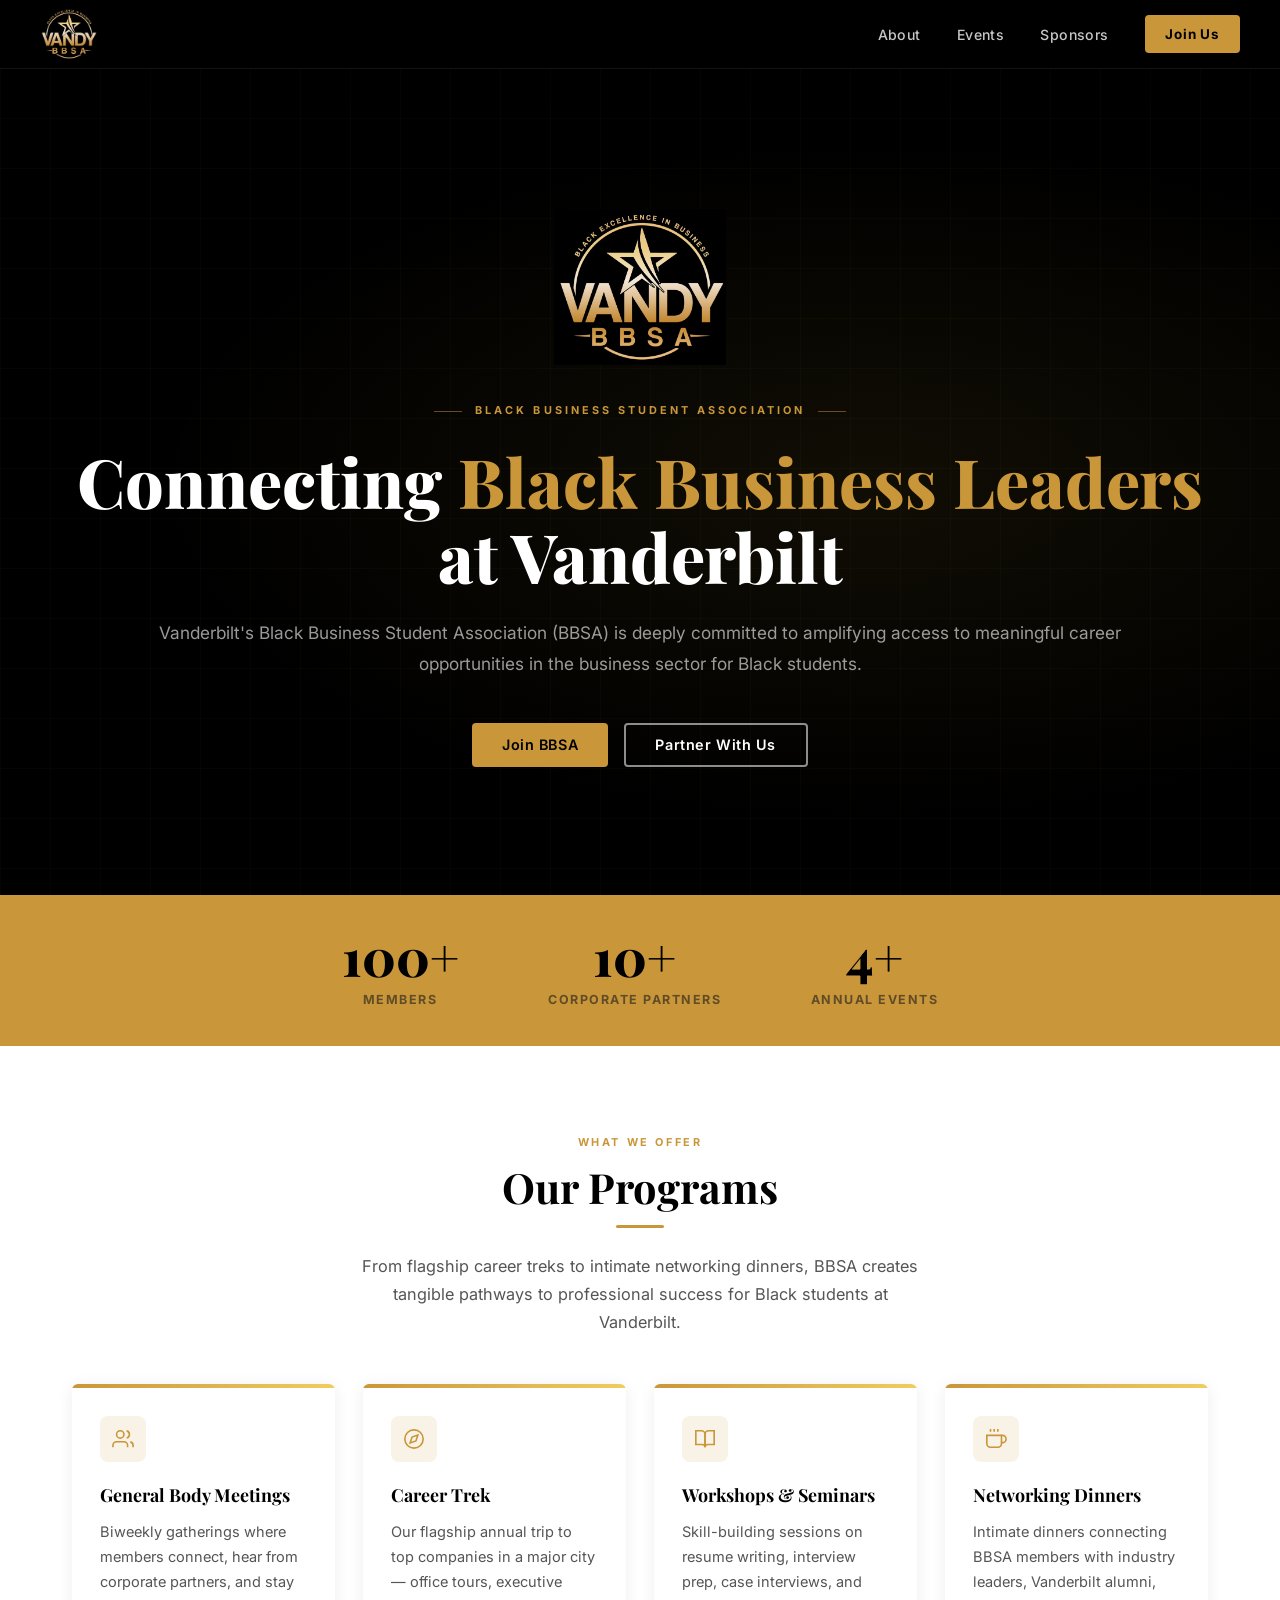
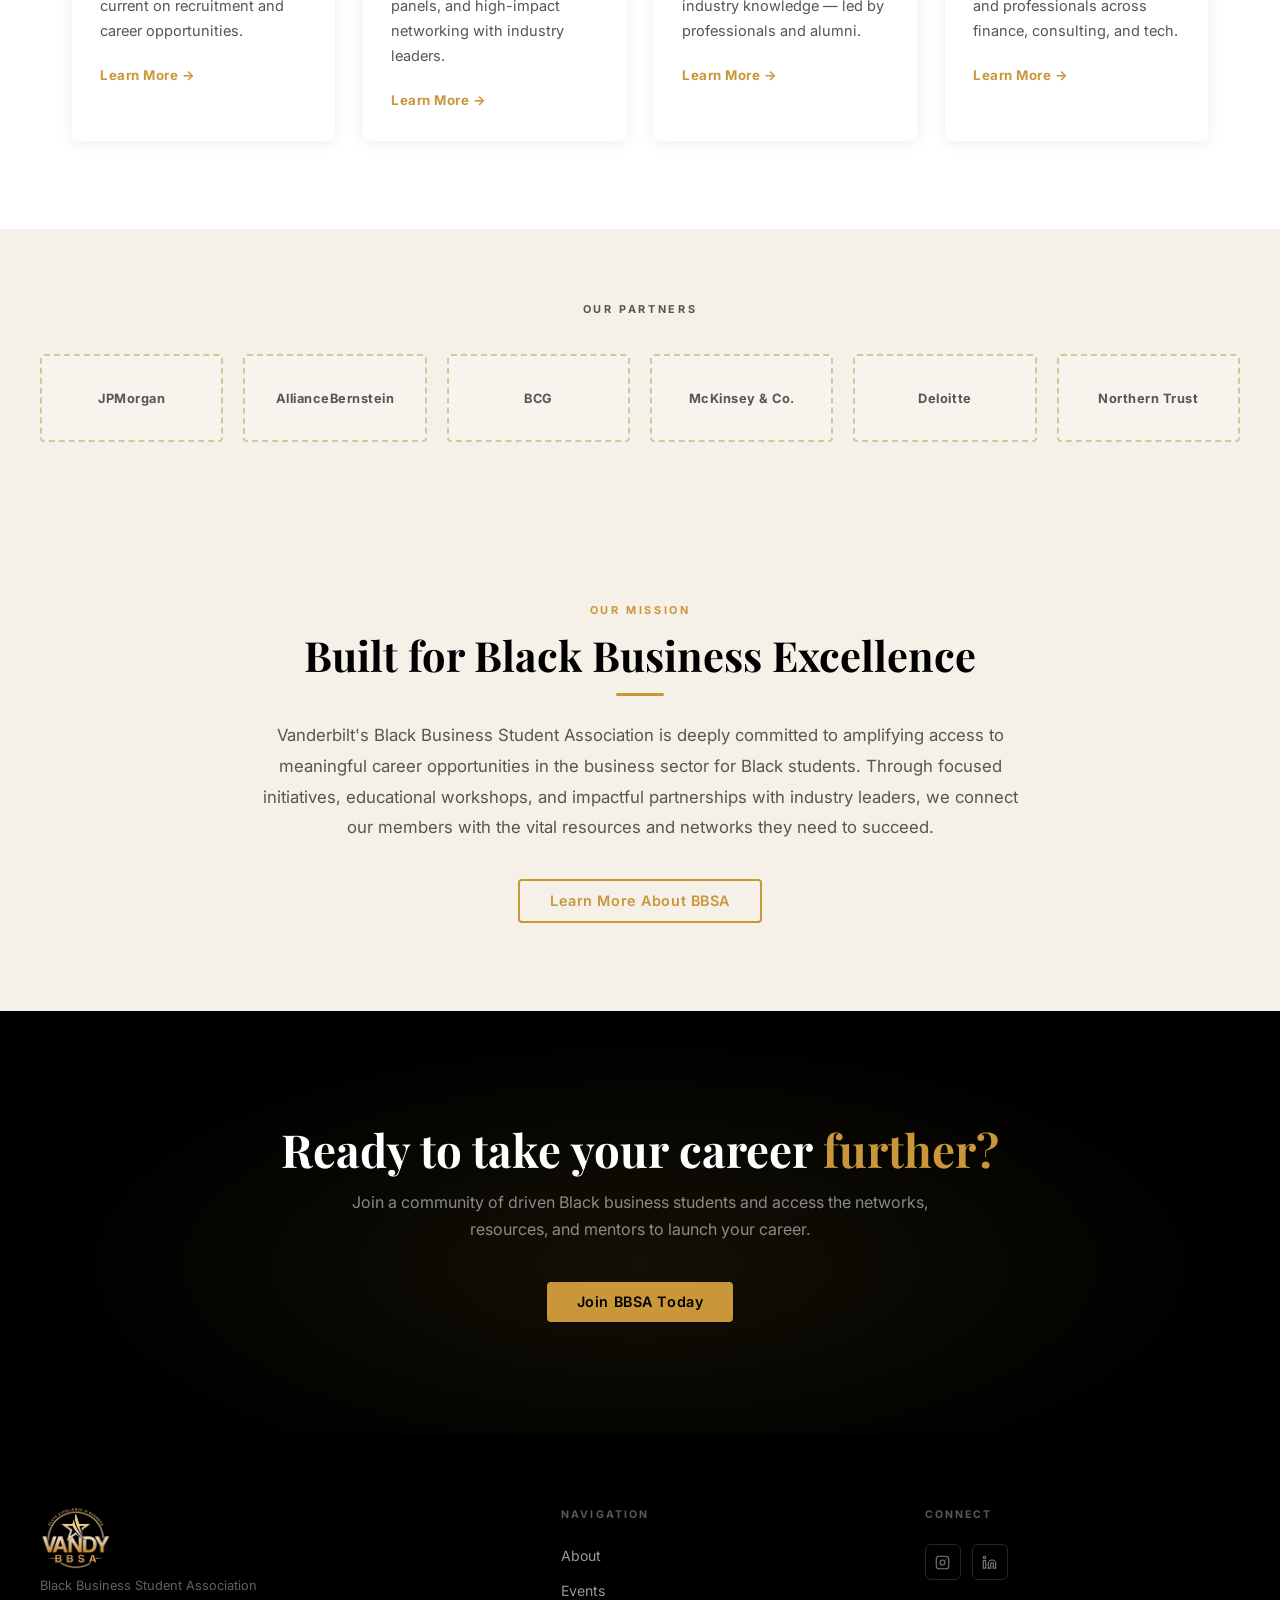
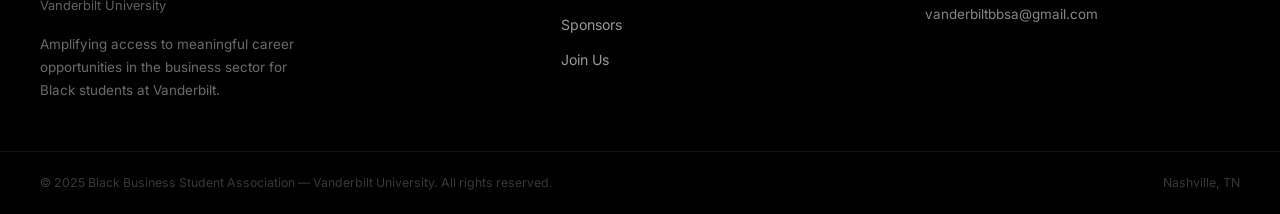
<file: index.html>
<!DOCTYPE html>
<html lang="en">
<head>
  <meta charset="UTF-8" />
  <meta name="viewport" content="width=device-width, initial-scale=1.0" />
  <title>BBSA — Black Business Student Association | Vanderbilt University</title>
  <meta name="description" content="Vanderbilt's Black Business Student Association (BBSA) connects Black students with meaningful career opportunities, corporate partners, and community." />
  <link rel="preconnect" href="https://fonts.googleapis.com" />
  <link rel="preconnect" href="https://fonts.gstatic.com" crossorigin />
  <link href="https://fonts.googleapis.com/css2?family=Playfair+Display:ital,wght@0,400;0,500;0,700;0,800;1,400&family=Inter:wght@300;400;500;600;700&display=swap" rel="stylesheet" />
  <link rel="stylesheet" href="style.css" />
</head>
<body>

  <!-- ═══ NAVBAR ═══ -->
  <nav class="navbar" id="navbar">
    <a href="index.html" class="navbar-brand">
      <img src="logo.png" alt="Vandy BBSA — Black Excellence in Business" class="navbar-logo" />
    </a>
    <button class="menu-toggle" id="menuToggle" aria-label="Toggle navigation" aria-expanded="false">
      <span></span><span></span><span></span>
    </button>
    <ul class="nav-list" id="navList" role="list">
      <li><a href="about.html">About</a></li>
      <li><a href="events.html">Events</a></li>
      <li><a href="sponsors.html">Sponsors</a></li>
      <li><a href="join.html" class="btn-nav">Join Us</a></li>
    </ul>
  </nav>

  <!-- ═══ HERO ═══ -->
  <section class="hero">
    <div class="container">
      <img src="logo.png" alt="Vandy BBSA" class="hero-logo" />
      <div class="hero-eyebrow">Black Business Student Association</div>
      <h1>Connecting <span>Black Business Leaders</span><br>at Vanderbilt</h1>
      <p class="hero-sub">
        Vanderbilt's Black Business Student Association (BBSA) is deeply committed to amplifying
        access to meaningful career opportunities in the business sector for Black students.
      </p>
      <div class="hero-ctas">
        <a href="join.html" class="btn btn-primary">Join BBSA</a>
        <a href="sponsors.html" class="btn btn-outline">Partner With Us</a>
      </div>
    </div>
  </section>

  <!-- ═══ STATS BAR ═══ -->
  <div class="stats-bar">
    <div class="stats-inner">
      <div class="stat-item">
        <div class="stat-number">100+</div>
        <div class="stat-label">Members</div>
      </div>
      <div class="stat-item">
        <div class="stat-number">10+</div>
        <div class="stat-label">Corporate Partners</div>
      </div>
      <div class="stat-item">
        <div class="stat-number">4+</div>
        <div class="stat-label">Annual Events</div>
      </div>
    </div>
  </div>

  <!-- ═══ PROGRAMS PREVIEW ═══ -->
  <section class="section">
    <div class="container">
      <div class="text-center" style="margin-bottom: 3rem;">
        <span class="eyebrow">What We Offer</span>
        <h2 class="section-heading">Our Programs</h2>
        <div class="gold-bar gold-bar-center"></div>
        <p class="section-subheading" style="margin: 0 auto;">
          From flagship career treks to intimate networking dinners, BBSA creates tangible
          pathways to professional success for Black students at Vanderbilt.
        </p>
      </div>

      <div class="grid-4">

        <!-- GBMs -->
        <div class="program-card">
          <div class="program-card-accent"></div>
          <div class="program-card-body">
            <div class="program-card-icon">
              <svg viewBox="0 0 24 24" fill="none" stroke="currentColor" xmlns="http://www.w3.org/2000/svg">
                <path d="M17 21v-2a4 4 0 0 0-4-4H5a4 4 0 0 0-4 4v2"/>
                <circle cx="9" cy="7" r="4"/>
                <path d="M23 21v-2a4 4 0 0 0-3-3.87"/>
                <path d="M16 3.13a4 4 0 0 1 0 7.75"/>
              </svg>
            </div>
            <div class="program-card-title">General Body Meetings</div>
            <p class="program-card-desc">Biweekly gatherings where members connect, hear from corporate partners, and stay current on recruitment and career opportunities.</p>
            <a href="events.html#gbms" class="card-link">Learn More →</a>
          </div>
        </div>

        <!-- Career Trek -->
        <div class="program-card">
          <div class="program-card-accent"></div>
          <div class="program-card-body">
            <div class="program-card-icon">
              <svg viewBox="0 0 24 24" fill="none" stroke="currentColor" xmlns="http://www.w3.org/2000/svg">
                <circle cx="12" cy="12" r="10"/>
                <polygon points="16.24 7.76 14.12 14.12 7.76 16.24 9.88 9.88 16.24 7.76"/>
              </svg>
            </div>
            <div class="program-card-title">Career Trek</div>
            <p class="program-card-desc">Our flagship annual trip to top companies in a major city — office tours, executive panels, and high-impact networking with industry leaders.</p>
            <a href="events.html#trek" class="card-link">Learn More →</a>
          </div>
        </div>

        <!-- Workshops -->
        <div class="program-card">
          <div class="program-card-accent"></div>
          <div class="program-card-body">
            <div class="program-card-icon">
              <svg viewBox="0 0 24 24" fill="none" stroke="currentColor" xmlns="http://www.w3.org/2000/svg">
                <path d="M2 3h6a4 4 0 0 1 4 4v14a3 3 0 0 0-3-3H2z"/>
                <path d="M22 3h-6a4 4 0 0 0-4 4v14a3 3 0 0 1 3-3h7z"/>
              </svg>
            </div>
            <div class="program-card-title">Workshops &amp; Seminars</div>
            <p class="program-card-desc">Skill-building sessions on resume writing, interview prep, case interviews, and industry knowledge — led by professionals and alumni.</p>
            <a href="events.html#workshops" class="card-link">Learn More →</a>
          </div>
        </div>

        <!-- Networking Dinners -->
        <div class="program-card">
          <div class="program-card-accent"></div>
          <div class="program-card-body">
            <div class="program-card-icon">
              <svg viewBox="0 0 24 24" fill="none" stroke="currentColor" xmlns="http://www.w3.org/2000/svg">
                <path d="M18 8h1a4 4 0 0 1 0 8h-1"/>
                <path d="M2 8h16v9a4 4 0 0 1-4 4H6a4 4 0 0 1-4-4V8z"/>
                <line x1="6" y1="1" x2="6" y2="4"/>
                <line x1="10" y1="1" x2="10" y2="4"/>
                <line x1="14" y1="1" x2="14" y2="4"/>
              </svg>
            </div>
            <div class="program-card-title">Networking Dinners</div>
            <p class="program-card-desc">Intimate dinners connecting BBSA members with industry leaders, Vanderbilt alumni, and professionals across finance, consulting, and tech.</p>
            <a href="events.html#dinners" class="card-link">Learn More →</a>
          </div>
        </div>

      </div>
    </div>
  </section>

  <!-- ═══ SPONSOR LOGO STRIP ═══ -->
  <div class="sponsors-strip">
    <div class="sponsors-eyebrow">Our Partners</div>
    <div class="logo-grid">
      <div class="ph-logo"><span>JPMorgan</span></div>
      <div class="ph-logo"><span>Alliance&shy;Bernstein</span></div>
      <div class="ph-logo"><span>BCG</span></div>
      <div class="ph-logo"><span>McKinsey &amp; Co.</span></div>
      <div class="ph-logo"><span>Deloitte</span></div>
      <div class="ph-logo"><span>Northern Trust</span></div>
    </div>
  </div>

  <!-- ═══ MISSION SNAPSHOT ═══ -->
  <section class="section section-cream">
    <div class="container">
      <div style="max-width: 780px; margin: 0 auto; text-align: center;">
        <span class="eyebrow">Our Mission</span>
        <h2 class="section-heading">Built for Black Business Excellence</h2>
        <div class="gold-bar gold-bar-center"></div>
        <p style="font-size: 1.05rem; color: var(--slate); line-height: 1.82; margin-bottom: 2.25rem;">
          Vanderbilt's Black Business Student Association is deeply committed to amplifying access
          to meaningful career opportunities in the business sector for Black students. Through
          focused initiatives, educational workshops, and impactful partnerships with industry
          leaders, we connect our members with the vital resources and networks they need to succeed.
        </p>
        <a href="about.html" class="btn btn-outline-gold">Learn More About BBSA</a>
      </div>
    </div>
  </section>

  <!-- ═══ CTA BANNER ═══ -->
  <section class="cta-banner">
    <div class="container">
      <h2>Ready to take your career <span>further?</span></h2>
      <p>Join a community of driven Black business students and access the networks, resources, and mentors to launch your career.</p>
      <a href="join.html" class="btn btn-primary">Join BBSA Today</a>
    </div>
  </section>

  <!-- ═══ FOOTER ═══ -->
  <footer>
    <div class="footer-main">
      <div>
        <img src="logo.png" alt="Vandy BBSA" class="footer-logo" />
        <div class="footer-tagline">Black Business Student Association<br>Vanderbilt University</div>
        <p class="footer-mission">Amplifying access to meaningful career opportunities in the business sector for Black students at Vanderbilt.</p>
      </div>
      <div>
        <div class="footer-col-title">Navigation</div>
        <div class="footer-links">
          <a href="about.html">About</a>
          <a href="events.html">Events</a>
          <a href="sponsors.html">Sponsors</a>
          <a href="join.html">Join Us</a>
        </div>
      </div>
      <div>
        <div class="footer-col-title">Connect</div>
        <div class="footer-social-row">
          <a href="#" class="footer-social-btn" aria-label="Instagram">
            <svg viewBox="0 0 24 24" fill="none" stroke="currentColor" stroke-width="1.75" stroke-linecap="round" stroke-linejoin="round">
              <rect x="2" y="2" width="20" height="20" rx="5" ry="5"/>
              <path d="M16 11.37A4 4 0 1 1 12.63 8 4 4 0 0 1 16 11.37z"/>
              <line x1="17.5" y1="6.5" x2="17.51" y2="6.5"/>
            </svg>
          </a>
          <a href="#" class="footer-social-btn" aria-label="LinkedIn">
            <svg viewBox="0 0 24 24" fill="none" stroke="currentColor" stroke-width="1.75" stroke-linecap="round" stroke-linejoin="round">
              <path d="M16 8a6 6 0 0 1 6 6v7h-4v-7a2 2 0 0 0-2-2 2 2 0 0 0-2 2v7h-4v-7a6 6 0 0 1 6-6z"/>
              <rect x="2" y="9" width="4" height="12"/>
              <circle cx="4" cy="4" r="2"/>
            </svg>
          </a>
        </div>
        <a href="mailto:vanderbiltbbsa@gmail.com" class="footer-email-link">vanderbiltbbsa@gmail.com</a>
      </div>
    </div>
    <div class="footer-bottom">
      <p>&copy; 2025 Black Business Student Association — Vanderbilt University. All rights reserved.</p>
      <span class="footer-vand">Nashville, TN</span>
    </div>
  </footer>

  <script>
    // Mobile menu
    const menuToggle = document.getElementById('menuToggle');
    const navList    = document.getElementById('navList');
    menuToggle.addEventListener('click', () => {
      const open = navList.classList.toggle('is-open');
      menuToggle.setAttribute('aria-expanded', open);
    });

    // Close on outside click
    document.addEventListener('click', (e) => {
      if (!e.target.closest('.navbar')) {
        navList.classList.remove('is-open');
        menuToggle.setAttribute('aria-expanded', 'false');
      }
    });

    // Active nav link based on current page
    const page = window.location.pathname.split('/').pop() || 'index.html';
    document.querySelectorAll('.nav-list a:not(.btn-nav)').forEach(link => {
      if (link.getAttribute('href') === page) link.classList.add('active');
    });
  </script>

</body>
</html>
</file>
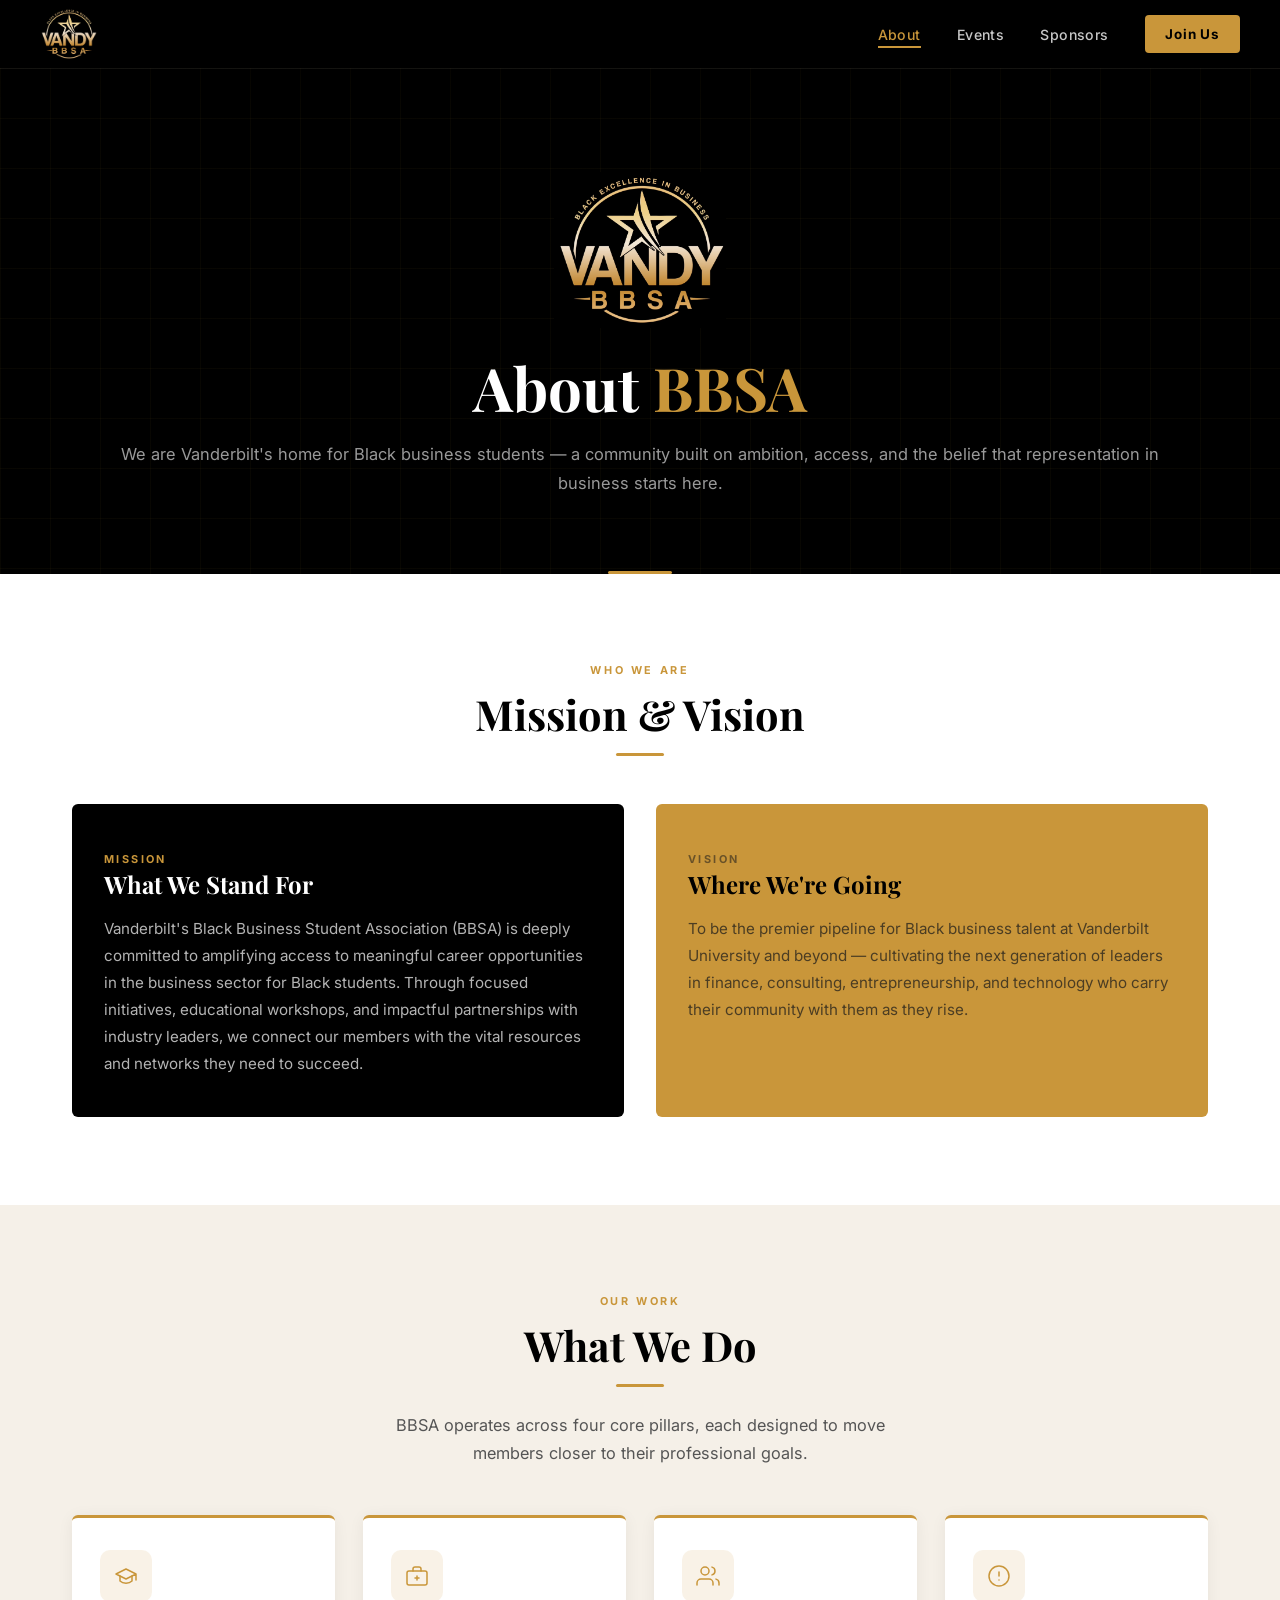
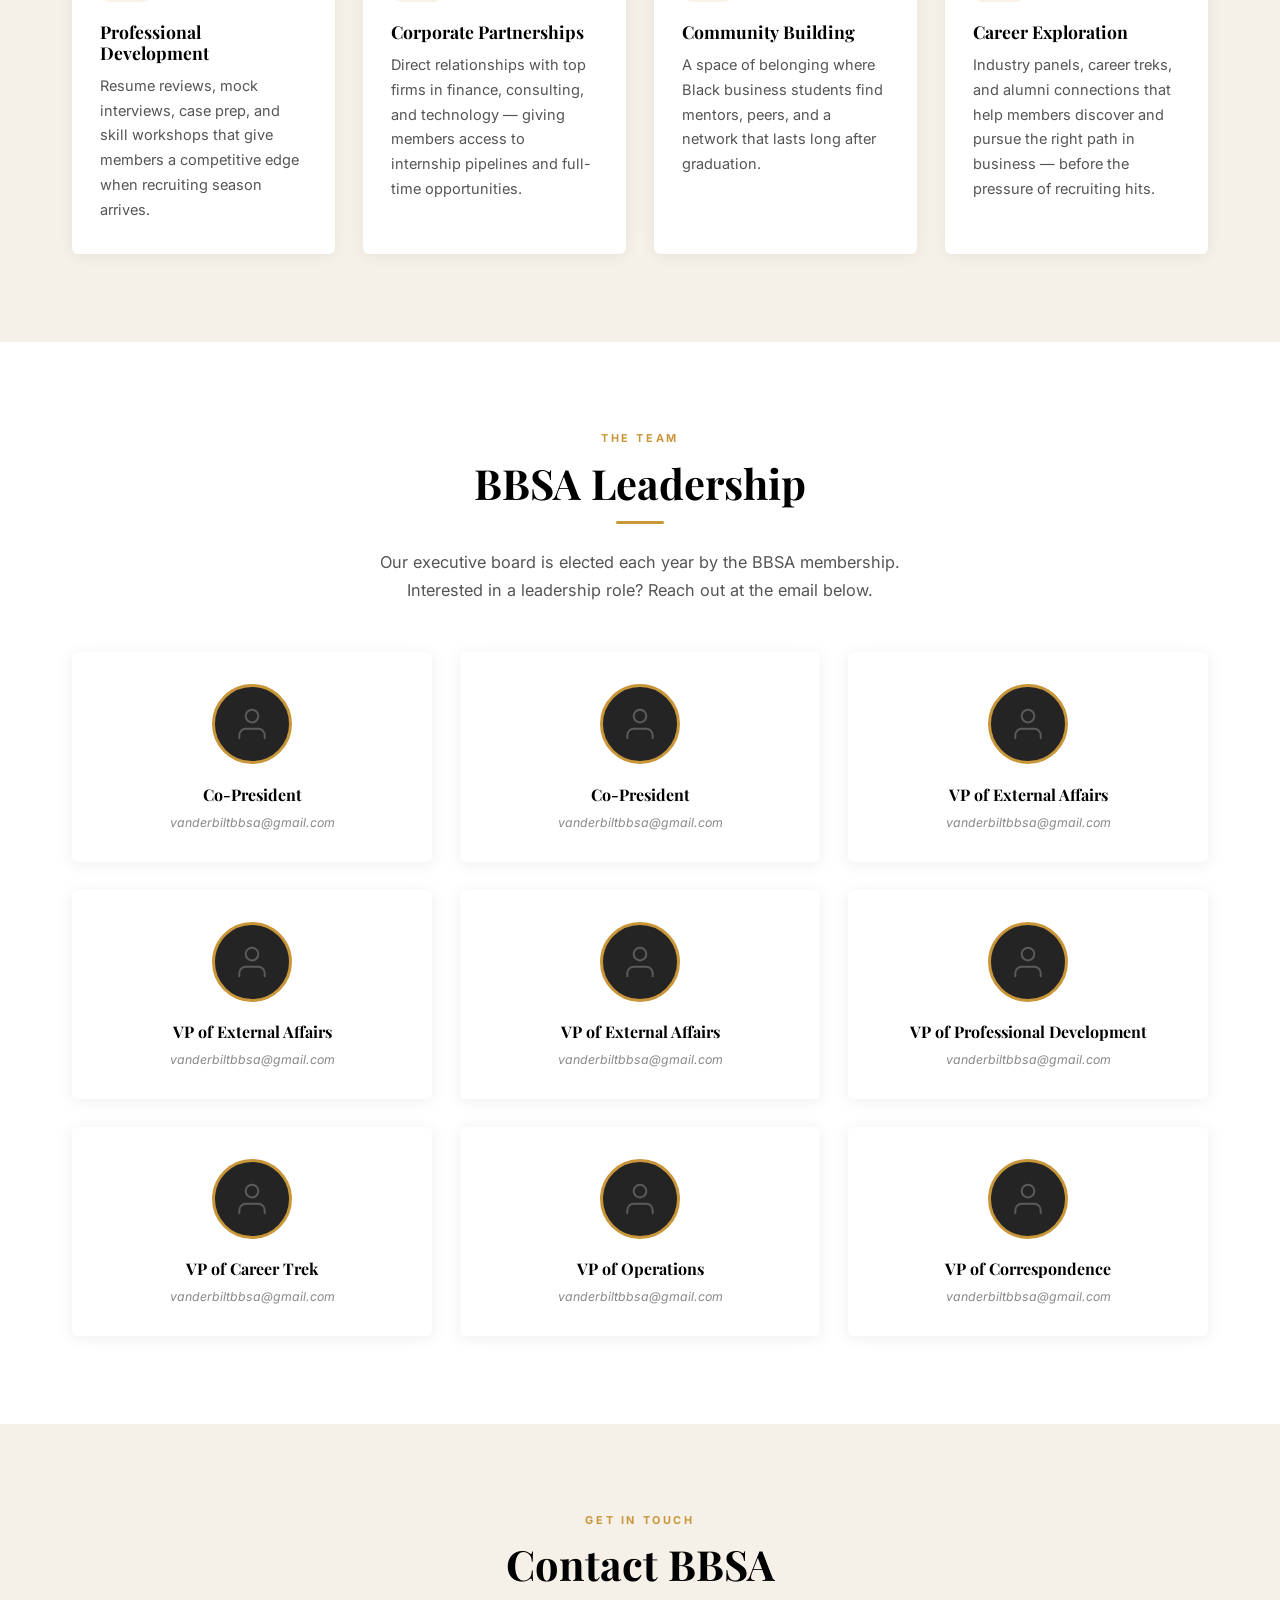
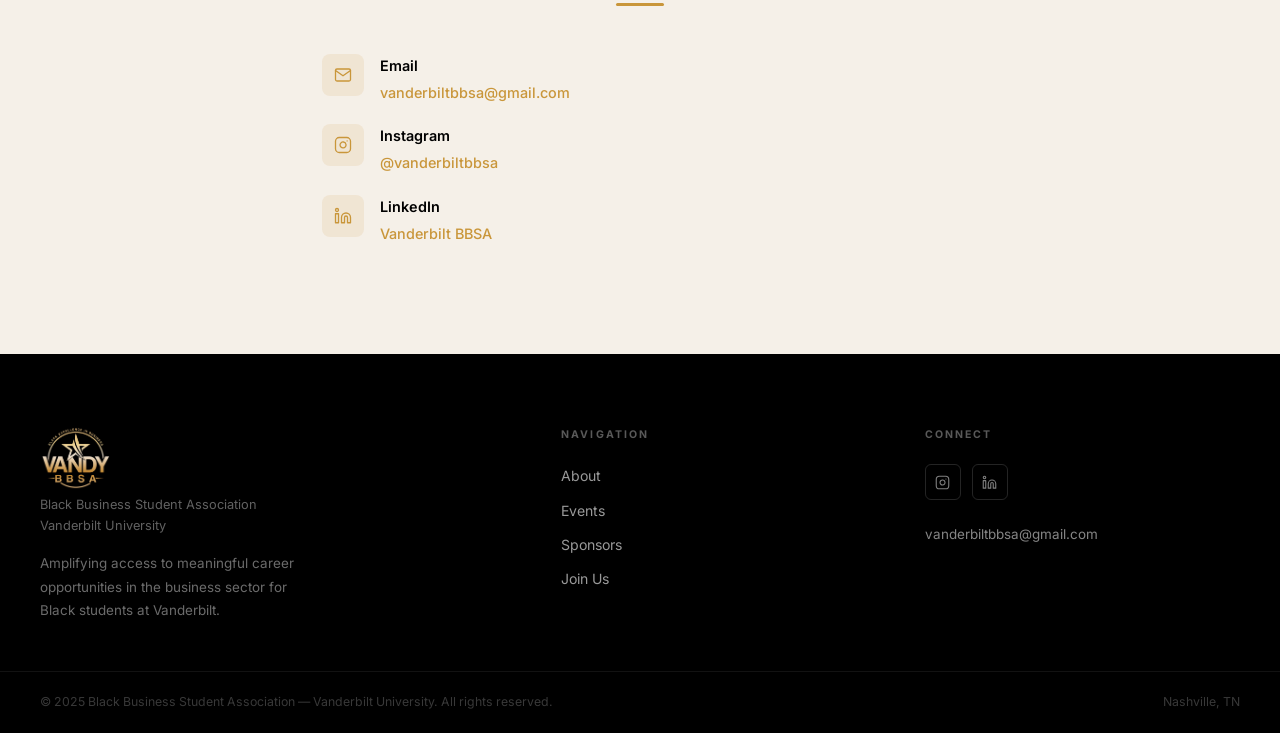
<file: about.html>
<!DOCTYPE html>
<html lang="en">
<head>
  <meta charset="UTF-8" />
  <meta name="viewport" content="width=device-width, initial-scale=1.0" />
  <title>About — BBSA | Vanderbilt University</title>
  <meta name="description" content="Learn about the Vanderbilt Black Business Student Association — our mission, vision, leadership, and what we do." />
  <link rel="preconnect" href="https://fonts.googleapis.com" />
  <link rel="preconnect" href="https://fonts.gstatic.com" crossorigin />
  <link href="https://fonts.googleapis.com/css2?family=Playfair+Display:ital,wght@0,400;0,500;0,700;0,800;1,400&family=Inter:wght@300;400;500;600;700&display=swap" rel="stylesheet" />
  <link rel="stylesheet" href="style.css" />
</head>
<body>

  <!-- ═══ NAVBAR ═══ -->
  <nav class="navbar" id="navbar">
    <a href="index.html" class="navbar-brand">
      <img src="logo.png" alt="Vandy BBSA — Black Excellence in Business" class="navbar-logo" />
    </a>
    <button class="menu-toggle" id="menuToggle" aria-label="Toggle navigation" aria-expanded="false">
      <span></span><span></span><span></span>
    </button>
    <ul class="nav-list" id="navList" role="list">
      <li><a href="about.html">About</a></li>
      <li><a href="events.html">Events</a></li>
      <li><a href="sponsors.html">Sponsors</a></li>
      <li><a href="join.html" class="btn-nav">Join Us</a></li>
    </ul>
  </nav>

  <!-- ═══ PAGE HEADER ═══ -->
  <header class="page-header">
    <img src="logo.png" alt="Vandy BBSA" class="page-header-logo" />
    <h1>About <em>BBSA</em></h1>
    <p>
      We are Vanderbilt's home for Black business students — a community built on ambition,
      access, and the belief that representation in business starts here.
    </p>
  </header>

  <!-- ═══ MISSION & VISION ═══ -->
  <section class="section">
    <div class="container">
      <div class="text-center" style="margin-bottom: 3rem;">
        <span class="eyebrow">Who We Are</span>
        <h2 class="section-heading">Mission &amp; Vision</h2>
        <div class="gold-bar gold-bar-center"></div>
      </div>
      <div class="grid-2">
        <div class="mv-card mv-card-mission">
          <span class="mv-label">Mission</span>
          <h3>What We Stand For</h3>
          <p>
            Vanderbilt's Black Business Student Association (BBSA) is deeply committed to
            amplifying access to meaningful career opportunities in the business sector for
            Black students. Through focused initiatives, educational workshops, and impactful
            partnerships with industry leaders, we connect our members with the vital resources
            and networks they need to succeed.
          </p>
        </div>
        <div class="mv-card mv-card-vision">
          <span class="mv-label">Vision</span>
          <h3>Where We're Going</h3>
          <p>
            To be the premier pipeline for Black business talent at Vanderbilt University and
            beyond — cultivating the next generation of leaders in finance, consulting,
            entrepreneurship, and technology who carry their community with them as they rise.
          </p>
        </div>
      </div>
    </div>
  </section>

  <!-- ═══ WHAT WE DO ═══ -->
  <section class="section section-cream">
    <div class="container">
      <div class="text-center" style="margin-bottom: 3rem;">
        <span class="eyebrow">Our Work</span>
        <h2 class="section-heading">What We Do</h2>
        <div class="gold-bar gold-bar-center"></div>
        <p class="section-subheading" style="margin: 0 auto;">
          BBSA operates across four core pillars, each designed to move members closer
          to their professional goals.
        </p>
      </div>
      <div class="grid-4">

        <div class="feature-card">
          <div class="feature-icon">
            <svg viewBox="0 0 24 24" fill="none" stroke="currentColor" stroke-linecap="round" stroke-linejoin="round">
              <path d="M22 10v6M2 10l10-5 10 5-10 5z"/>
              <path d="M6 12v5c3 3 9 3 12 0v-5"/>
            </svg>
          </div>
          <h3 class="feature-title">Professional Development</h3>
          <p class="feature-desc">
            Resume reviews, mock interviews, case prep, and skill workshops that give members
            a competitive edge when recruiting season arrives.
          </p>
        </div>

        <div class="feature-card">
          <div class="feature-icon">
            <svg viewBox="0 0 24 24" fill="none" stroke="currentColor" stroke-linecap="round" stroke-linejoin="round">
              <rect x="2" y="7" width="20" height="14" rx="2"/>
              <path d="M16 7V5a2 2 0 0 0-2-2h-4a2 2 0 0 0-2 2v2"/>
              <line x1="12" y1="12" x2="12" y2="16"/>
              <line x1="10" y1="14" x2="14" y2="14"/>
            </svg>
          </div>
          <h3 class="feature-title">Corporate Partnerships</h3>
          <p class="feature-desc">
            Direct relationships with top firms in finance, consulting, and technology — giving
            members access to internship pipelines and full-time opportunities.
          </p>
        </div>

        <div class="feature-card">
          <div class="feature-icon">
            <svg viewBox="0 0 24 24" fill="none" stroke="currentColor" stroke-linecap="round" stroke-linejoin="round">
              <path d="M17 21v-2a4 4 0 0 0-4-4H5a4 4 0 0 0-4 4v2"/>
              <circle cx="9" cy="7" r="4"/>
              <path d="M23 21v-2a4 4 0 0 0-3-3.87"/>
              <path d="M16 3.13a4 4 0 0 1 0 7.75"/>
            </svg>
          </div>
          <h3 class="feature-title">Community Building</h3>
          <p class="feature-desc">
            A space of belonging where Black business students find mentors, peers, and a
            network that lasts long after graduation.
          </p>
        </div>

        <div class="feature-card">
          <div class="feature-icon">
            <svg viewBox="0 0 24 24" fill="none" stroke="currentColor" stroke-linecap="round" stroke-linejoin="round">
              <circle cx="12" cy="12" r="10"/>
              <line x1="12" y1="8" x2="12" y2="12"/>
              <line x1="12" y1="16" x2="12.01" y2="16"/>
            </svg>
          </div>
          <h3 class="feature-title">Career Exploration</h3>
          <p class="feature-desc">
            Industry panels, career treks, and alumni connections that help members discover
            and pursue the right path in business — before the pressure of recruiting hits.
          </p>
        </div>

      </div>
    </div>
  </section>

  <!-- ═══ LEADERSHIP ═══ -->
  <section class="section">
    <div class="container">
      <div class="text-center" style="margin-bottom: 3rem;">
        <span class="eyebrow">The Team</span>
        <h2 class="section-heading">BBSA Leadership</h2>
        <div class="gold-bar gold-bar-center"></div>
        <p class="section-subheading" style="margin: 0 auto;">
          Our executive board is elected each year by the BBSA membership. Interested in a
          leadership role? Reach out at the email below.
        </p>
      </div>

      <div class="leadership-grid">

        <div class="leader-card">
          <div class="leader-photo">
            <svg viewBox="0 0 24 24" fill="none" stroke="currentColor" stroke-width="1.25" stroke-linecap="round" stroke-linejoin="round">
              <path d="M20 21v-2a4 4 0 0 0-4-4H8a4 4 0 0 0-4 4v2"/>
              <circle cx="12" cy="7" r="4"/>
            </svg>
          </div>
          <div class="leader-role">Co-President</div>
          <div class="leader-email">vanderbiltbbsa@gmail.com</div>
        </div>

        <div class="leader-card">
          <div class="leader-photo">
            <svg viewBox="0 0 24 24" fill="none" stroke="currentColor" stroke-width="1.25" stroke-linecap="round" stroke-linejoin="round">
              <path d="M20 21v-2a4 4 0 0 0-4-4H8a4 4 0 0 0-4 4v2"/>
              <circle cx="12" cy="7" r="4"/>
            </svg>
          </div>
          <div class="leader-role">Co-President</div>
          <div class="leader-email">vanderbiltbbsa@gmail.com</div>
        </div>

        <div class="leader-card">
          <div class="leader-photo">
            <svg viewBox="0 0 24 24" fill="none" stroke="currentColor" stroke-width="1.25" stroke-linecap="round" stroke-linejoin="round">
              <path d="M20 21v-2a4 4 0 0 0-4-4H8a4 4 0 0 0-4 4v2"/>
              <circle cx="12" cy="7" r="4"/>
            </svg>
          </div>
          <div class="leader-role">VP of External Affairs</div>
          <div class="leader-email">vanderbiltbbsa@gmail.com</div>
        </div>

        <div class="leader-card">
          <div class="leader-photo">
            <svg viewBox="0 0 24 24" fill="none" stroke="currentColor" stroke-width="1.25" stroke-linecap="round" stroke-linejoin="round">
              <path d="M20 21v-2a4 4 0 0 0-4-4H8a4 4 0 0 0-4 4v2"/>
              <circle cx="12" cy="7" r="4"/>
            </svg>
          </div>
          <div class="leader-role">VP of External Affairs</div>
          <div class="leader-email">vanderbiltbbsa@gmail.com</div>
        </div>

        <div class="leader-card">
          <div class="leader-photo">
            <svg viewBox="0 0 24 24" fill="none" stroke="currentColor" stroke-width="1.25" stroke-linecap="round" stroke-linejoin="round">
              <path d="M20 21v-2a4 4 0 0 0-4-4H8a4 4 0 0 0-4 4v2"/>
              <circle cx="12" cy="7" r="4"/>
            </svg>
          </div>
          <div class="leader-role">VP of External Affairs</div>
          <div class="leader-email">vanderbiltbbsa@gmail.com</div>
        </div>

        <div class="leader-card">
          <div class="leader-photo">
            <svg viewBox="0 0 24 24" fill="none" stroke="currentColor" stroke-width="1.25" stroke-linecap="round" stroke-linejoin="round">
              <path d="M20 21v-2a4 4 0 0 0-4-4H8a4 4 0 0 0-4 4v2"/>
              <circle cx="12" cy="7" r="4"/>
            </svg>
          </div>
          <div class="leader-role">VP of Professional Development</div>
          <div class="leader-email">vanderbiltbbsa@gmail.com</div>
        </div>

        <div class="leader-card">
          <div class="leader-photo">
            <svg viewBox="0 0 24 24" fill="none" stroke="currentColor" stroke-width="1.25" stroke-linecap="round" stroke-linejoin="round">
              <path d="M20 21v-2a4 4 0 0 0-4-4H8a4 4 0 0 0-4 4v2"/>
              <circle cx="12" cy="7" r="4"/>
            </svg>
          </div>
          <div class="leader-role">VP of Career Trek</div>
          <div class="leader-email">vanderbiltbbsa@gmail.com</div>
        </div>

        <div class="leader-card">
          <div class="leader-photo">
            <svg viewBox="0 0 24 24" fill="none" stroke="currentColor" stroke-width="1.25" stroke-linecap="round" stroke-linejoin="round">
              <path d="M20 21v-2a4 4 0 0 0-4-4H8a4 4 0 0 0-4 4v2"/>
              <circle cx="12" cy="7" r="4"/>
            </svg>
          </div>
          <div class="leader-role">VP of Operations</div>
          <div class="leader-email">vanderbiltbbsa@gmail.com</div>
        </div>

        <div class="leader-card">
          <div class="leader-photo">
            <svg viewBox="0 0 24 24" fill="none" stroke="currentColor" stroke-width="1.25" stroke-linecap="round" stroke-linejoin="round">
              <path d="M20 21v-2a4 4 0 0 0-4-4H8a4 4 0 0 0-4 4v2"/>
              <circle cx="12" cy="7" r="4"/>
            </svg>
          </div>
          <div class="leader-role">VP of Correspondence</div>
          <div class="leader-email">vanderbiltbbsa@gmail.com</div>
        </div>

      </div>
    </div>
  </section>

  <!-- ═══ CONTACT ═══ -->
  <section class="section section-cream">
    <div class="container" style="max-width: 700px;">
      <div class="text-center" style="margin-bottom: 3rem;">
        <span class="eyebrow">Get In Touch</span>
        <h2 class="section-heading">Contact BBSA</h2>
        <div class="gold-bar gold-bar-center"></div>
      </div>
      <div class="contact-item">
        <div class="contact-icon">
          <svg viewBox="0 0 24 24" fill="none" stroke="currentColor" stroke-width="1.75" stroke-linecap="round" stroke-linejoin="round">
            <path d="M4 4h16c1.1 0 2 .9 2 2v12c0 1.1-.9 2-2 2H4c-1.1 0-2-.9-2-2V6c0-1.1.9-2 2-2z"/>
            <polyline points="22,6 12,13 2,6"/>
          </svg>
        </div>
        <div class="contact-info">
          <strong>Email</strong>
          <a href="mailto:vanderbiltbbsa@gmail.com">vanderbiltbbsa@gmail.com</a>
        </div>
      </div>
      <div class="contact-item">
        <div class="contact-icon">
          <svg viewBox="0 0 24 24" fill="none" stroke="currentColor" stroke-width="1.75" stroke-linecap="round" stroke-linejoin="round">
            <rect x="2" y="2" width="20" height="20" rx="5" ry="5"/>
            <path d="M16 11.37A4 4 0 1 1 12.63 8 4 4 0 0 1 16 11.37z"/>
            <line x1="17.5" y1="6.5" x2="17.51" y2="6.5"/>
          </svg>
        </div>
        <div class="contact-info">
          <strong>Instagram</strong>
          <a href="#">@vanderbiltbbsa</a>
        </div>
      </div>
      <div class="contact-item">
        <div class="contact-icon">
          <svg viewBox="0 0 24 24" fill="none" stroke="currentColor" stroke-width="1.75" stroke-linecap="round" stroke-linejoin="round">
            <path d="M16 8a6 6 0 0 1 6 6v7h-4v-7a2 2 0 0 0-2-2 2 2 0 0 0-2 2v7h-4v-7a6 6 0 0 1 6-6z"/>
            <rect x="2" y="9" width="4" height="12"/>
            <circle cx="4" cy="4" r="2"/>
          </svg>
        </div>
        <div class="contact-info">
          <strong>LinkedIn</strong>
          <a href="#">Vanderbilt BBSA</a>
        </div>
      </div>
    </div>
  </section>

  <!-- ═══ FOOTER ═══ -->
  <footer>
    <div class="footer-main">
      <div>
        <img src="logo.png" alt="Vandy BBSA" class="footer-logo" />
        <div class="footer-tagline">Black Business Student Association<br>Vanderbilt University</div>
        <p class="footer-mission">Amplifying access to meaningful career opportunities in the business sector for Black students at Vanderbilt.</p>
      </div>
      <div>
        <div class="footer-col-title">Navigation</div>
        <div class="footer-links">
          <a href="about.html">About</a>
          <a href="events.html">Events</a>
          <a href="sponsors.html">Sponsors</a>
          <a href="join.html">Join Us</a>
        </div>
      </div>
      <div>
        <div class="footer-col-title">Connect</div>
        <div class="footer-social-row">
          <a href="#" class="footer-social-btn" aria-label="Instagram">
            <svg viewBox="0 0 24 24" fill="none" stroke="currentColor" stroke-width="1.75" stroke-linecap="round" stroke-linejoin="round">
              <rect x="2" y="2" width="20" height="20" rx="5" ry="5"/>
              <path d="M16 11.37A4 4 0 1 1 12.63 8 4 4 0 0 1 16 11.37z"/>
              <line x1="17.5" y1="6.5" x2="17.51" y2="6.5"/>
            </svg>
          </a>
          <a href="#" class="footer-social-btn" aria-label="LinkedIn">
            <svg viewBox="0 0 24 24" fill="none" stroke="currentColor" stroke-width="1.75" stroke-linecap="round" stroke-linejoin="round">
              <path d="M16 8a6 6 0 0 1 6 6v7h-4v-7a2 2 0 0 0-2-2 2 2 0 0 0-2 2v7h-4v-7a6 6 0 0 1 6-6z"/>
              <rect x="2" y="9" width="4" height="12"/>
              <circle cx="4" cy="4" r="2"/>
            </svg>
          </a>
        </div>
        <a href="mailto:vanderbiltbbsa@gmail.com" class="footer-email-link">vanderbiltbbsa@gmail.com</a>
      </div>
    </div>
    <div class="footer-bottom">
      <p>&copy; 2025 Black Business Student Association — Vanderbilt University. All rights reserved.</p>
      <span class="footer-vand">Nashville, TN</span>
    </div>
  </footer>

  <script>
    const menuToggle = document.getElementById('menuToggle');
    const navList    = document.getElementById('navList');
    menuToggle.addEventListener('click', () => {
      const open = navList.classList.toggle('is-open');
      menuToggle.setAttribute('aria-expanded', open);
    });
    document.addEventListener('click', (e) => {
      if (!e.target.closest('.navbar')) {
        navList.classList.remove('is-open');
        menuToggle.setAttribute('aria-expanded', 'false');
      }
    });
    const page = window.location.pathname.split('/').pop() || 'index.html';
    document.querySelectorAll('.nav-list a:not(.btn-nav)').forEach(link => {
      if (link.getAttribute('href') === page) link.classList.add('active');
    });
  </script>

</body>
</html>
</file>
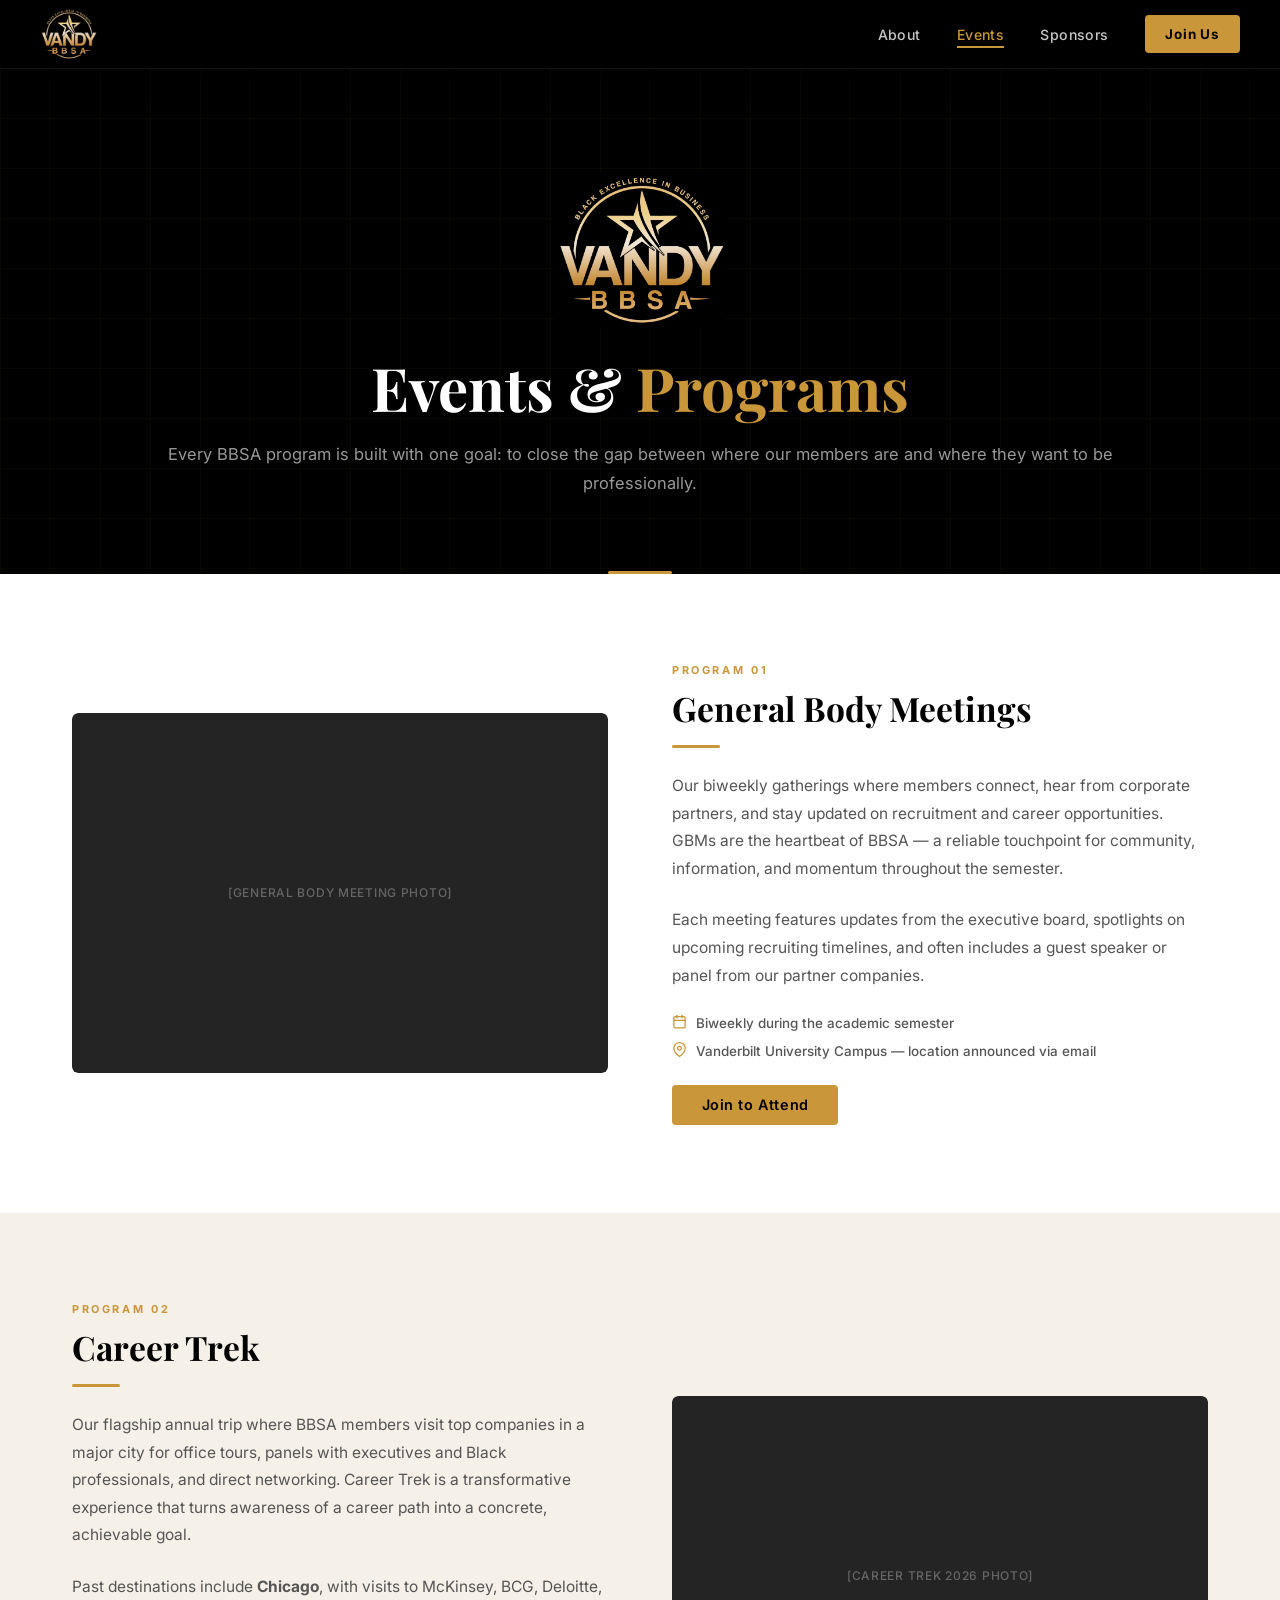
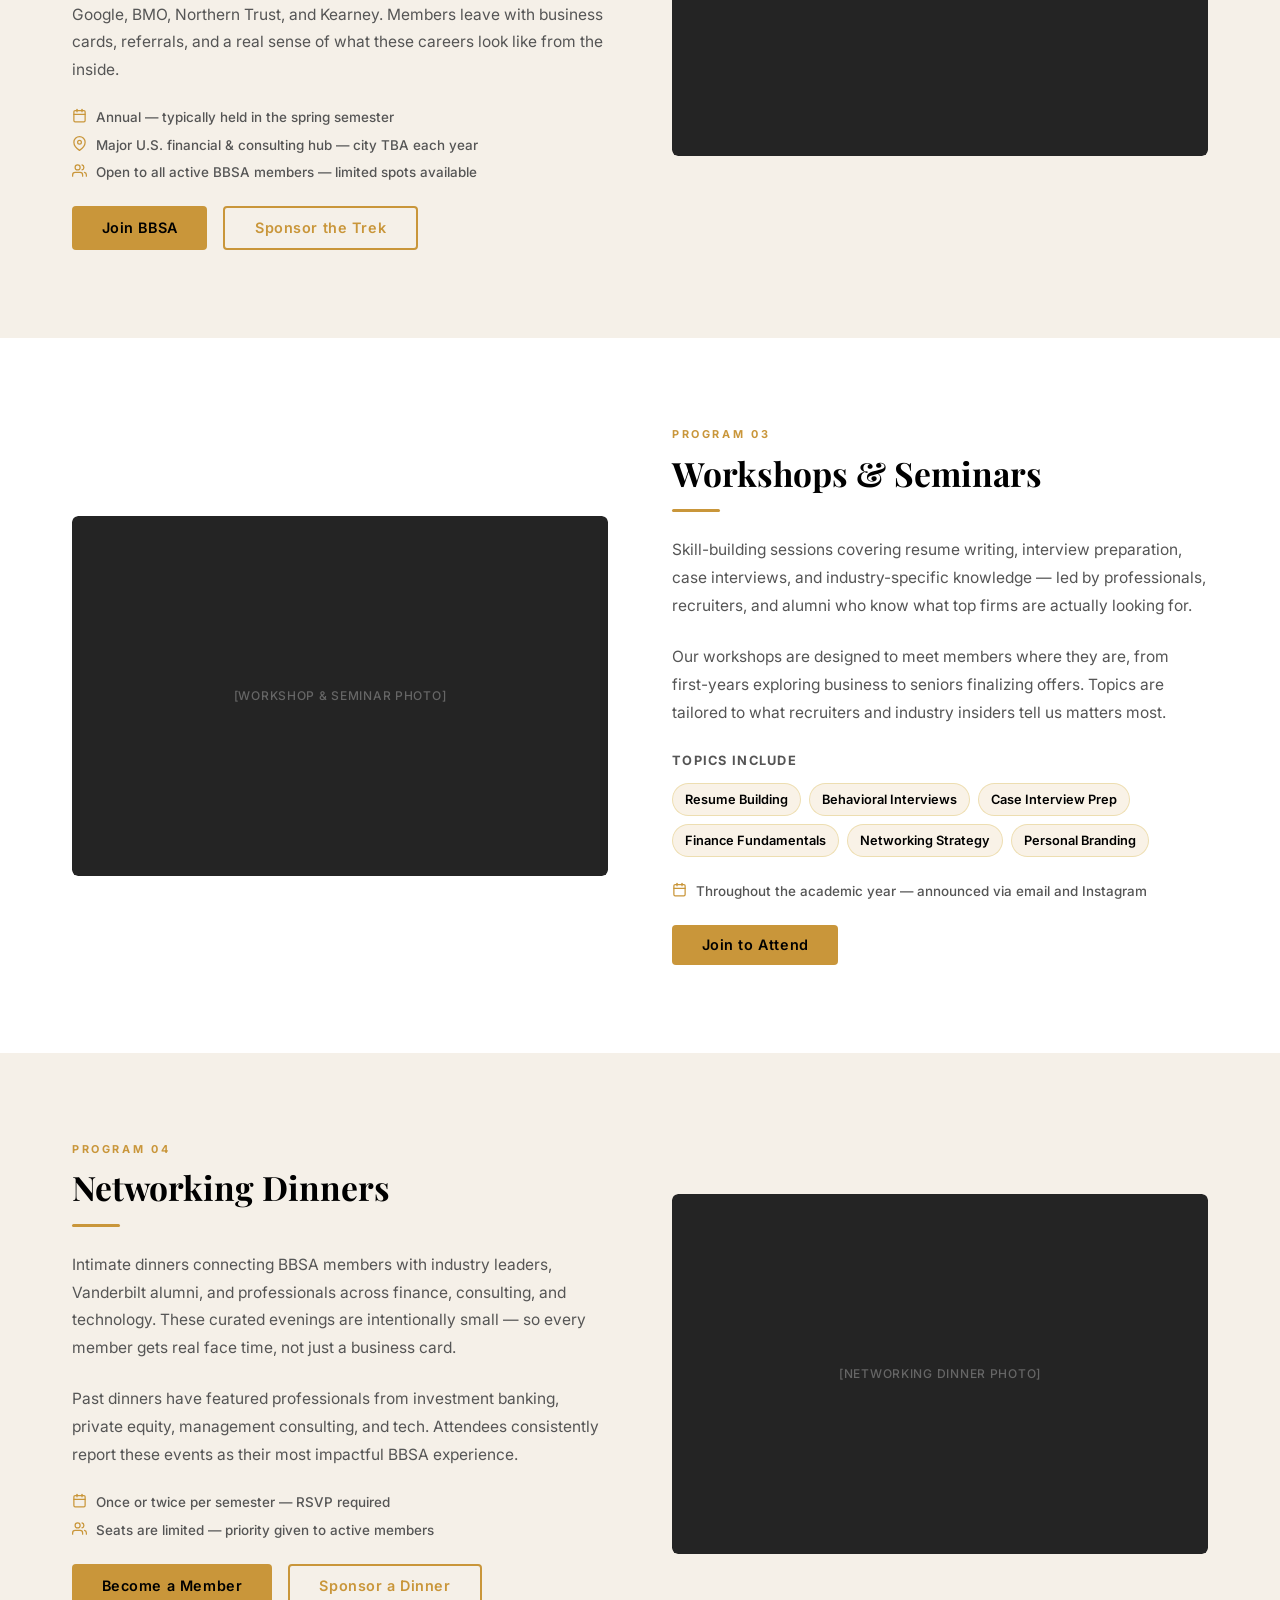
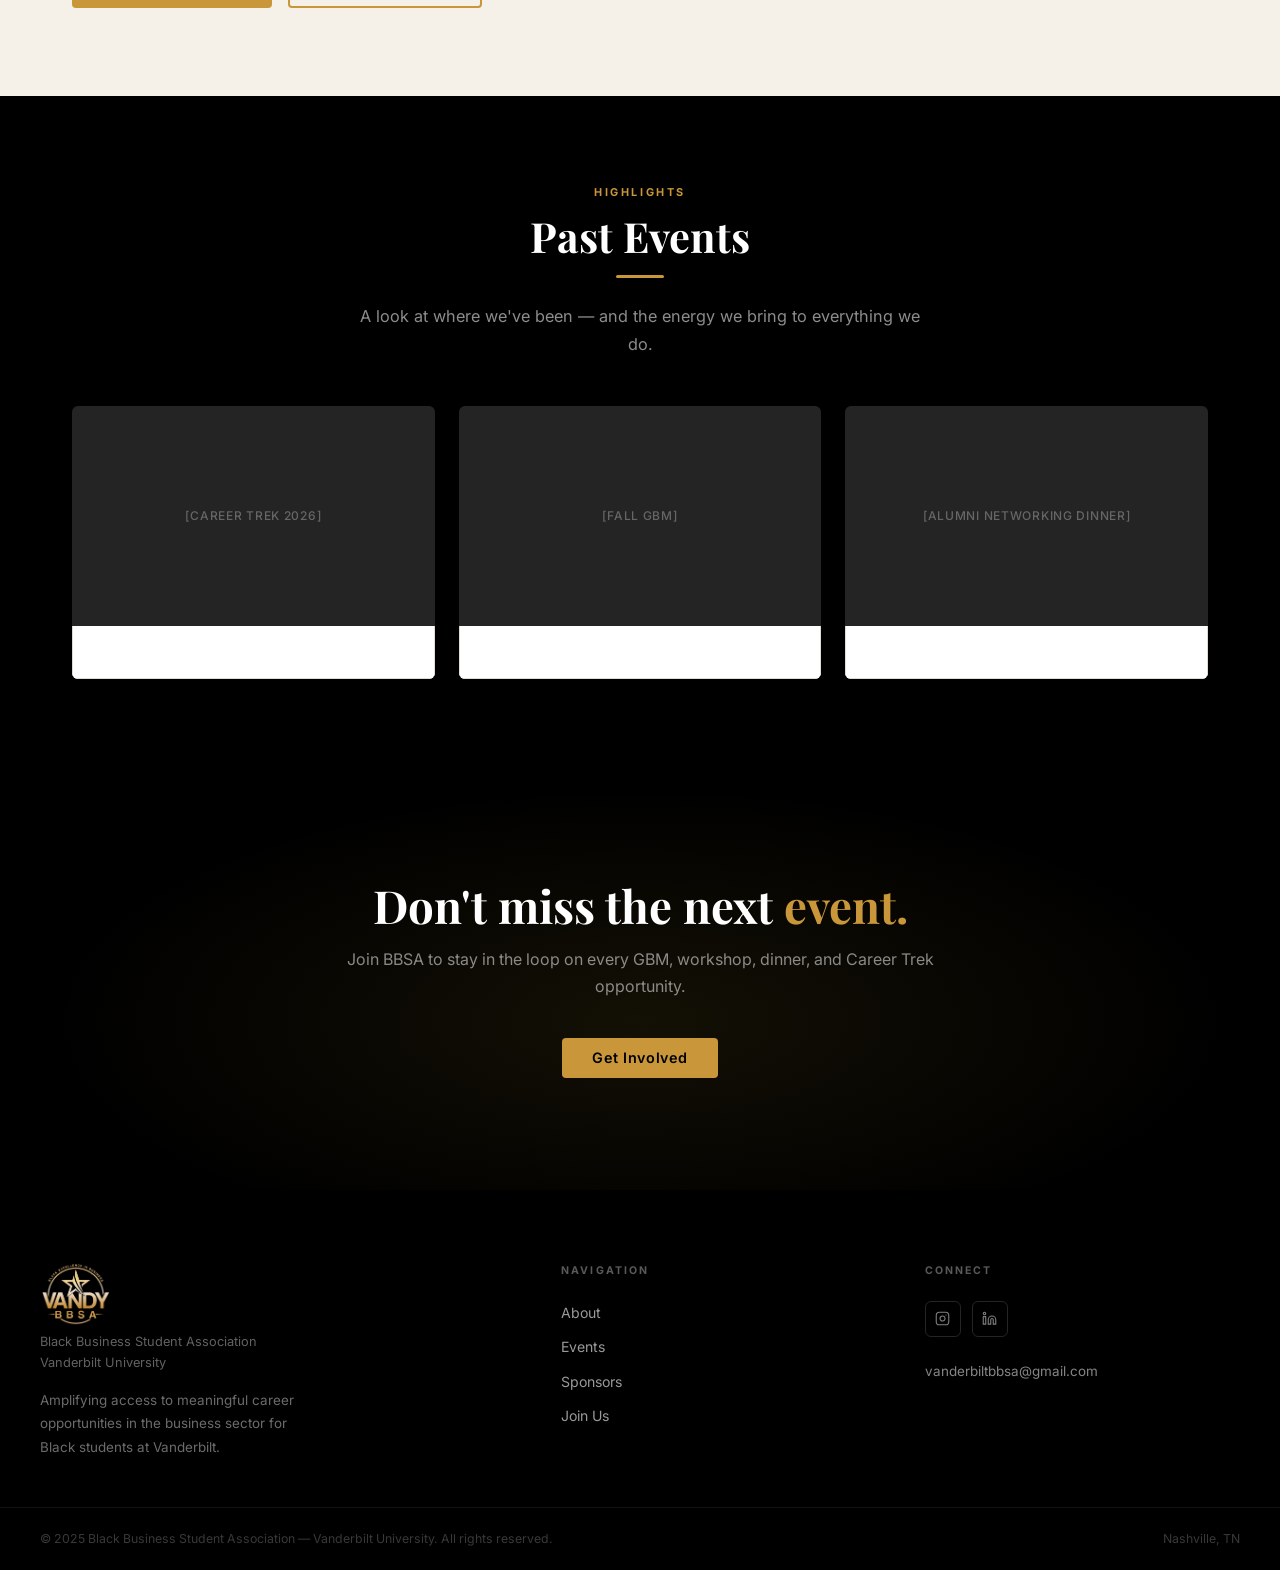
<file: events.html>
<!DOCTYPE html>
<html lang="en">
<head>
  <meta charset="UTF-8" />
  <meta name="viewport" content="width=device-width, initial-scale=1.0" />
  <title>Events &amp; Programs — BBSA | Vanderbilt University</title>
  <meta name="description" content="Explore BBSA's programs: General Body Meetings, Career Trek, Workshops, and Networking Dinners." />
  <link rel="preconnect" href="https://fonts.googleapis.com" />
  <link rel="preconnect" href="https://fonts.gstatic.com" crossorigin />
  <link href="https://fonts.googleapis.com/css2?family=Playfair+Display:ital,wght@0,400;0,500;0,700;0,800;1,400&family=Inter:wght@300;400;500;600;700&display=swap" rel="stylesheet" />
  <link rel="stylesheet" href="style.css" />
  <style>
    .event-section { padding: clamp(4rem, 7vw, 5.5rem) clamp(1.25rem, 4vw, 2.5rem); }
    .event-section:nth-child(even) { background: var(--cream); }
  </style>
</head>
<body>

  <!-- ═══ NAVBAR ═══ -->
  <nav class="navbar" id="navbar">
    <a href="index.html" class="navbar-brand">
      <img src="logo.png" alt="Vandy BBSA — Black Excellence in Business" class="navbar-logo" />
    </a>
    <button class="menu-toggle" id="menuToggle" aria-label="Toggle navigation" aria-expanded="false">
      <span></span><span></span><span></span>
    </button>
    <ul class="nav-list" id="navList" role="list">
      <li><a href="about.html">About</a></li>
      <li><a href="events.html">Events</a></li>
      <li><a href="sponsors.html">Sponsors</a></li>
      <li><a href="join.html" class="btn-nav">Join Us</a></li>
    </ul>
  </nav>

  <!-- ═══ PAGE HEADER ═══ -->
  <header class="page-header">
    <img src="logo.png" alt="Vandy BBSA" class="page-header-logo" />
    <h1>Events &amp; <em>Programs</em></h1>
    <p>
      Every BBSA program is built with one goal: to close the gap between where our
      members are and where they want to be professionally.
    </p>
  </header>

  <!-- ═══ PROGRAM 1: GBMs ═══ -->
  <section class="event-section" id="gbms">
    <div class="container">
      <div class="event-block">
        <div class="event-block-img">
          <div class="ph-img" style="height: 360px; border-radius: 6px;">
            <span>[General Body Meeting Photo]</span>
          </div>
        </div>
        <div>
          <span class="eyebrow">Program 01</span>
          <h2 class="event-title">General Body Meetings</h2>
          <div class="gold-bar"></div>
          <p class="event-desc">
            Our biweekly gatherings where members connect, hear from corporate partners, and stay
            updated on recruitment and career opportunities. GBMs are the heartbeat of BBSA — a
            reliable touchpoint for community, information, and momentum throughout the semester.
          </p>
          <p class="event-desc">
            Each meeting features updates from the executive board, spotlights on upcoming
            recruiting timelines, and often includes a guest speaker or panel from our partner
            companies.
          </p>
          <div class="event-detail">
            <svg viewBox="0 0 24 24" fill="none" stroke="currentColor" stroke-width="2" stroke-linecap="round" stroke-linejoin="round">
              <rect x="3" y="4" width="18" height="18" rx="2" ry="2"/>
              <line x1="16" y1="2" x2="16" y2="6"/>
              <line x1="8" y1="2" x2="8" y2="6"/>
              <line x1="3" y1="10" x2="21" y2="10"/>
            </svg>
            Biweekly during the academic semester
          </div>
          <div class="event-detail">
            <svg viewBox="0 0 24 24" fill="none" stroke="currentColor" stroke-width="2" stroke-linecap="round" stroke-linejoin="round">
              <path d="M21 10c0 7-9 13-9 13s-9-6-9-13a9 9 0 0 1 18 0z"/>
              <circle cx="12" cy="10" r="3"/>
            </svg>
            Vanderbilt University Campus — location announced via email
          </div>
          <div style="margin-top: 1.5rem;">
            <a href="join.html" class="btn btn-primary">Join to Attend</a>
          </div>
        </div>
      </div>
    </div>
  </section>

  <!-- ═══ PROGRAM 2: CAREER TREK ═══ -->
  <section class="event-section" id="trek">
    <div class="container">
      <div class="event-block reverse">
        <div class="event-block-img">
          <div class="ph-img" style="height: 360px; border-radius: 6px;">
            <span>[Career Trek 2026 Photo]</span>
          </div>
        </div>
        <div>
          <span class="eyebrow">Program 02</span>
          <h2 class="event-title">Career Trek</h2>
          <div class="gold-bar"></div>
          <p class="event-desc">
            Our flagship annual trip where BBSA members visit top companies in a major city for
            office tours, panels with executives and Black professionals, and direct networking.
            Career Trek is a transformative experience that turns awareness of a career path into
            a concrete, achievable goal.
          </p>
          <p class="event-desc">
            Past destinations include <strong>Chicago</strong>, with visits to McKinsey, BCG,
            Deloitte, Google, BMO, Northern Trust, and Kearney. Members leave with business cards,
            referrals, and a real sense of what these careers look like from the inside.
          </p>
          <div class="event-detail">
            <svg viewBox="0 0 24 24" fill="none" stroke="currentColor" stroke-width="2" stroke-linecap="round" stroke-linejoin="round">
              <rect x="3" y="4" width="18" height="18" rx="2" ry="2"/>
              <line x1="16" y1="2" x2="16" y2="6"/>
              <line x1="8" y1="2" x2="8" y2="6"/>
              <line x1="3" y1="10" x2="21" y2="10"/>
            </svg>
            Annual — typically held in the spring semester
          </div>
          <div class="event-detail">
            <svg viewBox="0 0 24 24" fill="none" stroke="currentColor" stroke-width="2" stroke-linecap="round" stroke-linejoin="round">
              <path d="M21 10c0 7-9 13-9 13s-9-6-9-13a9 9 0 0 1 18 0z"/>
              <circle cx="12" cy="10" r="3"/>
            </svg>
            Major U.S. financial &amp; consulting hub — city TBA each year
          </div>
          <div class="event-detail">
            <svg viewBox="0 0 24 24" fill="none" stroke="currentColor" stroke-width="2" stroke-linecap="round" stroke-linejoin="round">
              <path d="M17 21v-2a4 4 0 0 0-4-4H5a4 4 0 0 0-4 4v2"/>
              <circle cx="9" cy="7" r="4"/>
              <path d="M23 21v-2a4 4 0 0 0-3-3.87"/>
              <path d="M16 3.13a4 4 0 0 1 0 7.75"/>
            </svg>
            Open to all active BBSA members — limited spots available
          </div>
          <div style="margin-top: 1.5rem; display: flex; gap: 1rem; flex-wrap: wrap;">
            <a href="join.html" class="btn btn-primary">Join BBSA</a>
            <a href="sponsors.html" class="btn btn-outline-gold">Sponsor the Trek</a>
          </div>
        </div>
      </div>
    </div>
  </section>

  <!-- ═══ PROGRAM 3: WORKSHOPS ═══ -->
  <section class="event-section" id="workshops">
    <div class="container">
      <div class="event-block">
        <div class="event-block-img">
          <div class="ph-img" style="height: 360px; border-radius: 6px;">
            <span>[Workshop &amp; Seminar Photo]</span>
          </div>
        </div>
        <div>
          <span class="eyebrow">Program 03</span>
          <h2 class="event-title">Workshops &amp; Seminars</h2>
          <div class="gold-bar"></div>
          <p class="event-desc">
            Skill-building sessions covering resume writing, interview preparation, case interviews,
            and industry-specific knowledge — led by professionals, recruiters, and alumni who
            know what top firms are actually looking for.
          </p>
          <p class="event-desc">
            Our workshops are designed to meet members where they are, from first-years exploring
            business to seniors finalizing offers. Topics are tailored to what recruiters and
            industry insiders tell us matters most.
          </p>

          <div style="margin-bottom: 1.5rem;">
            <div style="font-size: 0.8rem; font-weight: 700; letter-spacing: 0.1em; text-transform: uppercase; color: var(--slate); margin-bottom: 0.75rem;">Topics Include</div>
            <div style="display: flex; flex-wrap: wrap; gap: 0.5rem;">
              <span style="background: var(--gold-pale); color: var(--black); font-size: 0.8rem; font-weight: 600; padding: 0.3rem 0.75rem; border-radius: 20px; border: 1px solid rgba(212,175,55,0.3);">Resume Building</span>
              <span style="background: var(--gold-pale); color: var(--black); font-size: 0.8rem; font-weight: 600; padding: 0.3rem 0.75rem; border-radius: 20px; border: 1px solid rgba(212,175,55,0.3);">Behavioral Interviews</span>
              <span style="background: var(--gold-pale); color: var(--black); font-size: 0.8rem; font-weight: 600; padding: 0.3rem 0.75rem; border-radius: 20px; border: 1px solid rgba(212,175,55,0.3);">Case Interview Prep</span>
              <span style="background: var(--gold-pale); color: var(--black); font-size: 0.8rem; font-weight: 600; padding: 0.3rem 0.75rem; border-radius: 20px; border: 1px solid rgba(212,175,55,0.3);">Finance Fundamentals</span>
              <span style="background: var(--gold-pale); color: var(--black); font-size: 0.8rem; font-weight: 600; padding: 0.3rem 0.75rem; border-radius: 20px; border: 1px solid rgba(212,175,55,0.3);">Networking Strategy</span>
              <span style="background: var(--gold-pale); color: var(--black); font-size: 0.8rem; font-weight: 600; padding: 0.3rem 0.75rem; border-radius: 20px; border: 1px solid rgba(212,175,55,0.3);">Personal Branding</span>
            </div>
          </div>

          <div class="event-detail">
            <svg viewBox="0 0 24 24" fill="none" stroke="currentColor" stroke-width="2" stroke-linecap="round" stroke-linejoin="round">
              <rect x="3" y="4" width="18" height="18" rx="2" ry="2"/>
              <line x1="16" y1="2" x2="16" y2="6"/>
              <line x1="8" y1="2" x2="8" y2="6"/>
              <line x1="3" y1="10" x2="21" y2="10"/>
            </svg>
            Throughout the academic year — announced via email and Instagram
          </div>
          <div style="margin-top: 1.5rem;">
            <a href="join.html" class="btn btn-primary">Join to Attend</a>
          </div>
        </div>
      </div>
    </div>
  </section>

  <!-- ═══ PROGRAM 4: NETWORKING DINNERS ═══ -->
  <section class="event-section" id="dinners">
    <div class="container">
      <div class="event-block reverse">
        <div class="event-block-img">
          <div class="ph-img" style="height: 360px; border-radius: 6px;">
            <span>[Networking Dinner Photo]</span>
          </div>
        </div>
        <div>
          <span class="eyebrow">Program 04</span>
          <h2 class="event-title">Networking Dinners</h2>
          <div class="gold-bar"></div>
          <p class="event-desc">
            Intimate dinners connecting BBSA members with industry leaders, Vanderbilt alumni,
            and professionals across finance, consulting, and technology. These curated evenings
            are intentionally small — so every member gets real face time, not just a business card.
          </p>
          <p class="event-desc">
            Past dinners have featured professionals from investment banking, private equity,
            management consulting, and tech. Attendees consistently report these events as their
            most impactful BBSA experience.
          </p>
          <div class="event-detail">
            <svg viewBox="0 0 24 24" fill="none" stroke="currentColor" stroke-width="2" stroke-linecap="round" stroke-linejoin="round">
              <rect x="3" y="4" width="18" height="18" rx="2" ry="2"/>
              <line x1="16" y1="2" x2="16" y2="6"/>
              <line x1="8" y1="2" x2="8" y2="6"/>
              <line x1="3" y1="10" x2="21" y2="10"/>
            </svg>
            Once or twice per semester — RSVP required
          </div>
          <div class="event-detail">
            <svg viewBox="0 0 24 24" fill="none" stroke="currentColor" stroke-width="2" stroke-linecap="round" stroke-linejoin="round">
              <path d="M17 21v-2a4 4 0 0 0-4-4H5a4 4 0 0 0-4 4v2"/>
              <circle cx="9" cy="7" r="4"/>
              <path d="M23 21v-2a4 4 0 0 0-3-3.87"/>
              <path d="M16 3.13a4 4 0 0 1 0 7.75"/>
            </svg>
            Seats are limited — priority given to active members
          </div>
          <div style="margin-top: 1.5rem; display: flex; gap: 1rem; flex-wrap: wrap;">
            <a href="join.html" class="btn btn-primary">Become a Member</a>
            <a href="sponsors.html" class="btn btn-outline-gold">Sponsor a Dinner</a>
          </div>
        </div>
      </div>
    </div>
  </section>

  <!-- ═══ PAST EVENTS ═══ -->
  <section class="section section-dark">
    <div class="container">
      <div class="text-center" style="margin-bottom: 3rem;">
        <span class="eyebrow">Highlights</span>
        <h2 class="section-heading" style="color: var(--white);">Past Events</h2>
        <div class="gold-bar gold-bar-center"></div>
        <p class="section-subheading" style="color: rgba(255,255,255,0.55); margin: 0 auto;">
          A look at where we've been — and the energy we bring to everything we do.
        </p>
      </div>
      <div class="past-events-grid">

        <div class="past-event-item">
          <div class="ph-img" style="height: 220px;">
            <span>[Career Trek 2026]</span>
          </div>
          <div class="past-event-label">Career Trek 2026</div>
        </div>

        <div class="past-event-item">
          <div class="ph-img" style="height: 220px;">
            <span>[Fall GBM]</span>
          </div>
          <div class="past-event-label">Fall GBM</div>
        </div>

        <div class="past-event-item">
          <div class="ph-img" style="height: 220px;">
            <span>[Alumni Networking Dinner]</span>
          </div>
          <div class="past-event-label">Alumni Networking Dinner</div>
        </div>

      </div>
    </div>
  </section>

  <!-- ═══ CTA ═══ -->
  <section class="cta-banner">
    <div class="container">
      <h2>Don't miss the next <span>event.</span></h2>
      <p>Join BBSA to stay in the loop on every GBM, workshop, dinner, and Career Trek opportunity.</p>
      <a href="join.html" class="btn btn-primary">Get Involved</a>
    </div>
  </section>

  <!-- ═══ FOOTER ═══ -->
  <footer>
    <div class="footer-main">
      <div>
        <img src="logo.png" alt="Vandy BBSA" class="footer-logo" />
        <div class="footer-tagline">Black Business Student Association<br>Vanderbilt University</div>
        <p class="footer-mission">Amplifying access to meaningful career opportunities in the business sector for Black students at Vanderbilt.</p>
      </div>
      <div>
        <div class="footer-col-title">Navigation</div>
        <div class="footer-links">
          <a href="about.html">About</a>
          <a href="events.html">Events</a>
          <a href="sponsors.html">Sponsors</a>
          <a href="join.html">Join Us</a>
        </div>
      </div>
      <div>
        <div class="footer-col-title">Connect</div>
        <div class="footer-social-row">
          <a href="#" class="footer-social-btn" aria-label="Instagram">
            <svg viewBox="0 0 24 24" fill="none" stroke="currentColor" stroke-width="1.75" stroke-linecap="round" stroke-linejoin="round">
              <rect x="2" y="2" width="20" height="20" rx="5" ry="5"/>
              <path d="M16 11.37A4 4 0 1 1 12.63 8 4 4 0 0 1 16 11.37z"/>
              <line x1="17.5" y1="6.5" x2="17.51" y2="6.5"/>
            </svg>
          </a>
          <a href="#" class="footer-social-btn" aria-label="LinkedIn">
            <svg viewBox="0 0 24 24" fill="none" stroke="currentColor" stroke-width="1.75" stroke-linecap="round" stroke-linejoin="round">
              <path d="M16 8a6 6 0 0 1 6 6v7h-4v-7a2 2 0 0 0-2-2 2 2 0 0 0-2 2v7h-4v-7a6 6 0 0 1 6-6z"/>
              <rect x="2" y="9" width="4" height="12"/>
              <circle cx="4" cy="4" r="2"/>
            </svg>
          </a>
        </div>
        <a href="mailto:vanderbiltbbsa@gmail.com" class="footer-email-link">vanderbiltbbsa@gmail.com</a>
      </div>
    </div>
    <div class="footer-bottom">
      <p>&copy; 2025 Black Business Student Association — Vanderbilt University. All rights reserved.</p>
      <span class="footer-vand">Nashville, TN</span>
    </div>
  </footer>

  <script>
    const menuToggle = document.getElementById('menuToggle');
    const navList    = document.getElementById('navList');
    menuToggle.addEventListener('click', () => {
      const open = navList.classList.toggle('is-open');
      menuToggle.setAttribute('aria-expanded', open);
    });
    document.addEventListener('click', (e) => {
      if (!e.target.closest('.navbar')) {
        navList.classList.remove('is-open');
        menuToggle.setAttribute('aria-expanded', 'false');
      }
    });
    const page = window.location.pathname.split('/').pop() || 'index.html';
    document.querySelectorAll('.nav-list a:not(.btn-nav)').forEach(link => {
      if (link.getAttribute('href') === page) link.classList.add('active');
    });
  </script>

</body>
</html>
</file>
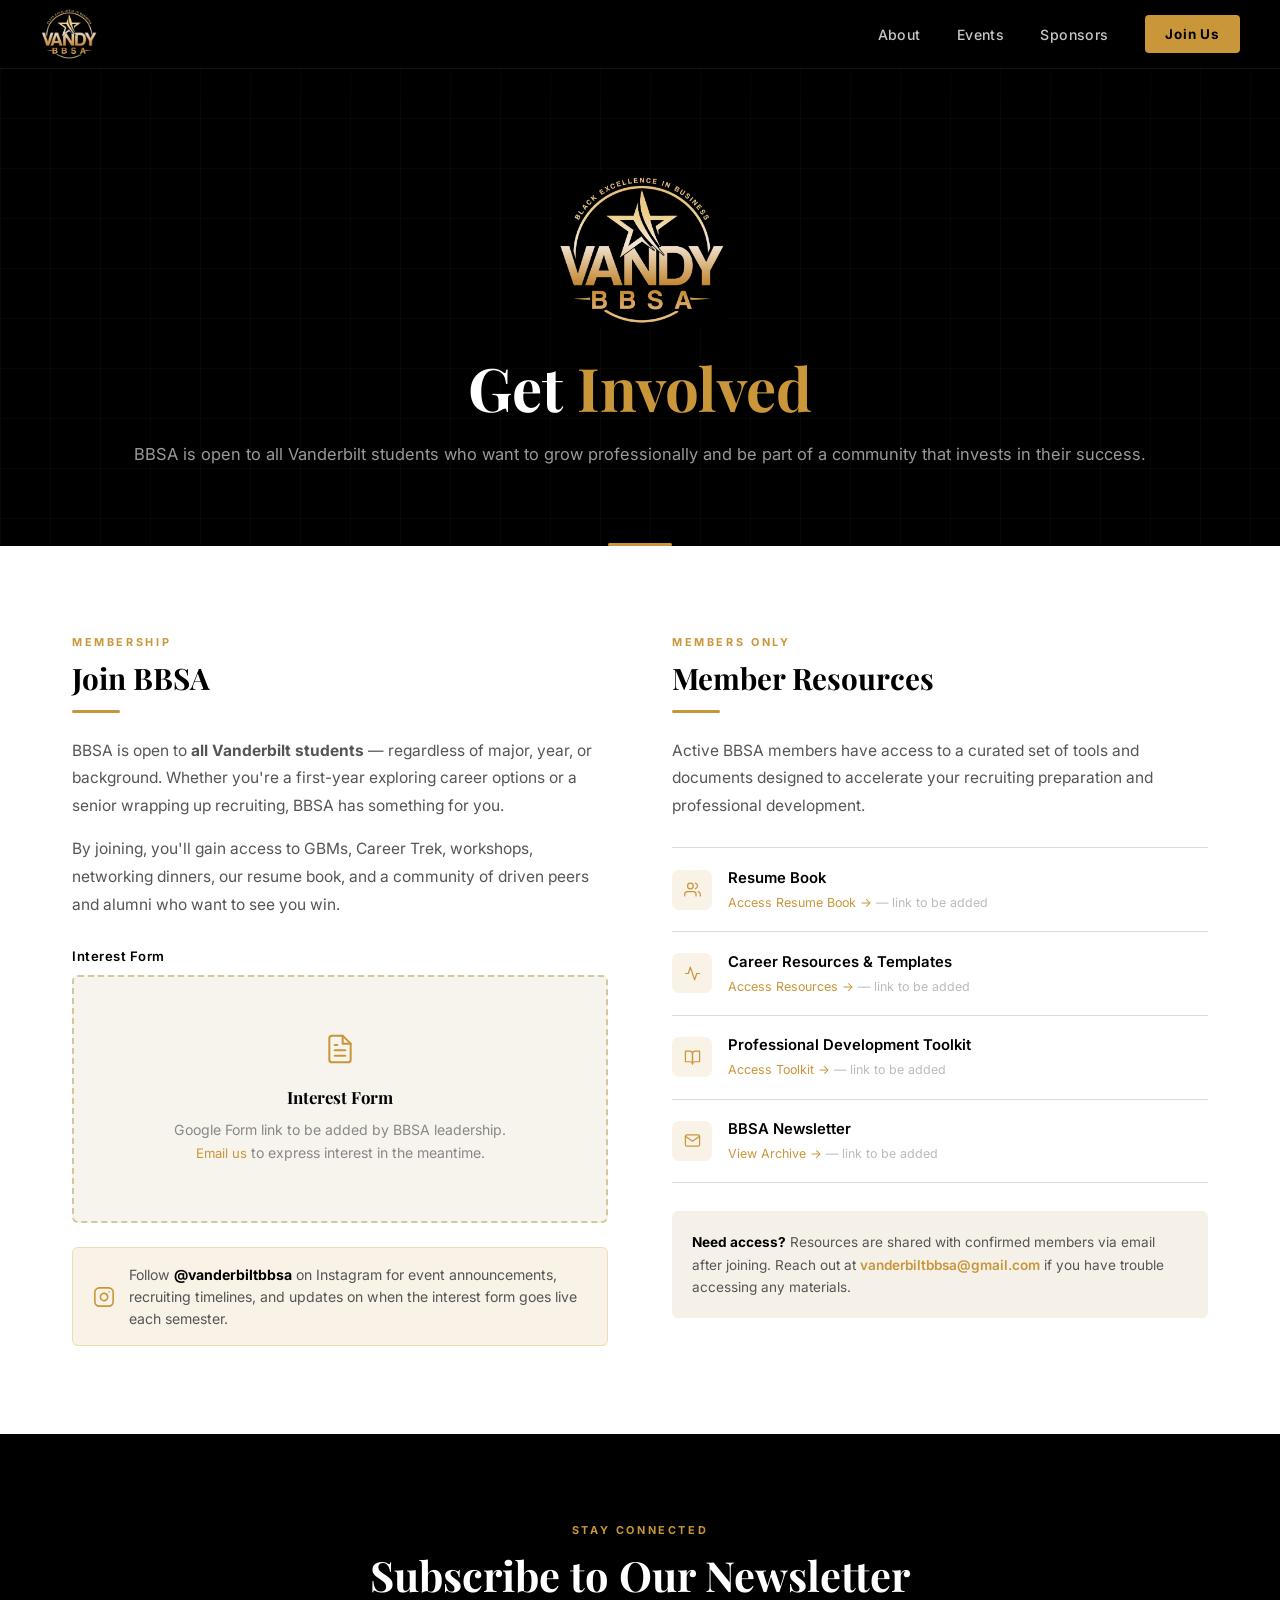
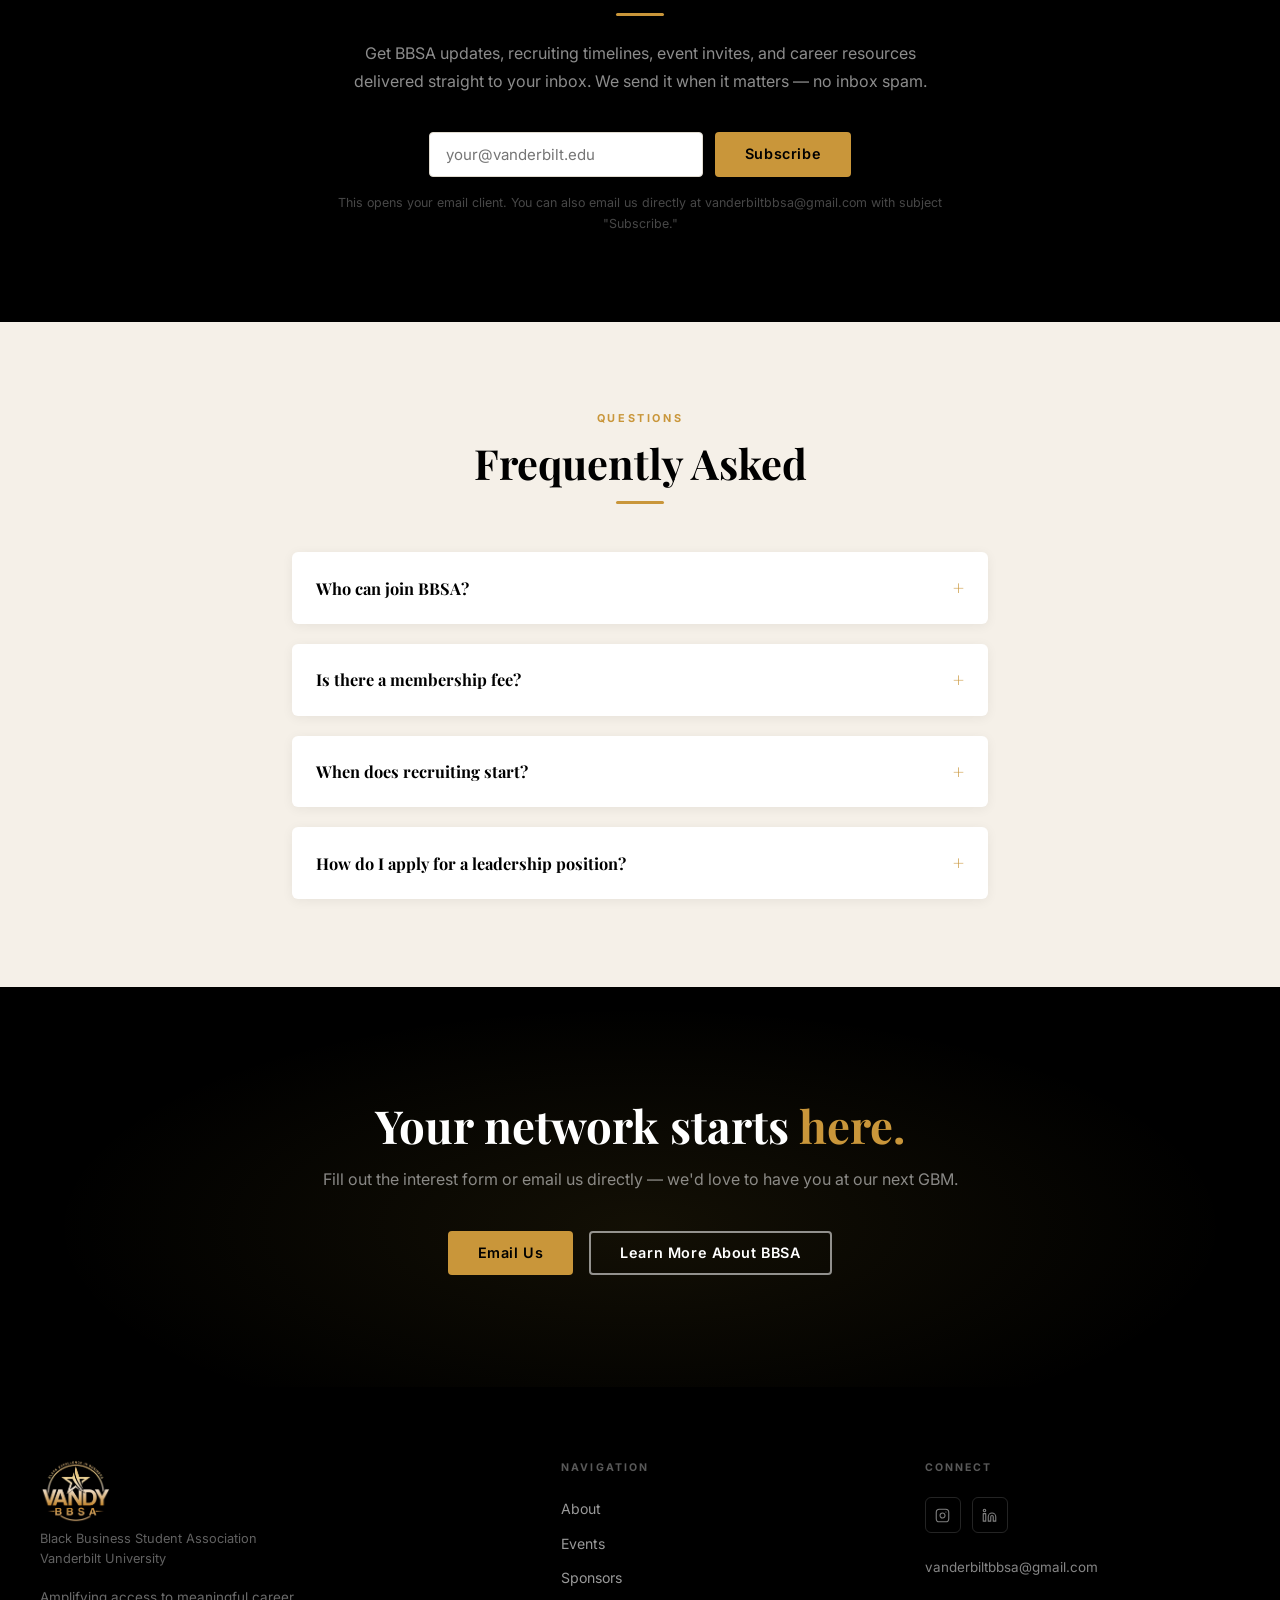
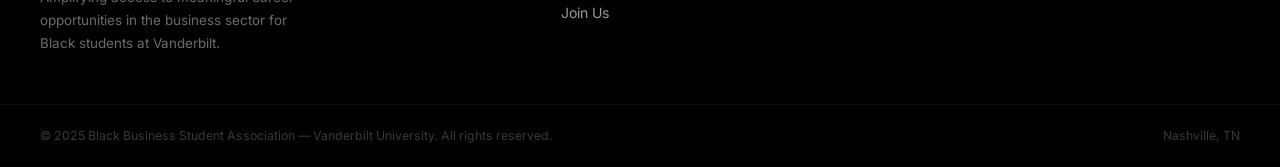
<file: join.html>
<!DOCTYPE html>
<html lang="en">
<head>
  <meta charset="UTF-8" />
  <meta name="viewport" content="width=device-width, initial-scale=1.0" />
  <title>Join &amp; Resources — BBSA | Vanderbilt University</title>
  <meta name="description" content="Join Vanderbilt BBSA — open to all Vanderbilt students. Access member resources, the interest form, and our newsletter." />
  <link rel="preconnect" href="https://fonts.googleapis.com" />
  <link rel="preconnect" href="https://fonts.gstatic.com" crossorigin />
  <link href="https://fonts.googleapis.com/css2?family=Playfair+Display:ital,wght@0,400;0,500;0,700;0,800;1,400&family=Inter:wght@300;400;500;600;700&display=swap" rel="stylesheet" />
  <link rel="stylesheet" href="style.css" />
  <style>
    .join-layout {
      display: grid;
      grid-template-columns: 1fr 1fr;
      gap: 4rem;
      align-items: start;
    }
    .join-col-title {
      font-size: clamp(1.4rem, 3vw, 1.85rem);
      margin-bottom: 0.85rem;
    }
    .join-col-desc {
      font-size: 0.97rem;
      color: var(--slate);
      line-height: 1.78;
      margin-bottom: 1.75rem;
    }
    .instagram-callout {
      display: flex;
      align-items: center;
      gap: 0.85rem;
      background: var(--gold-pale);
      border: 1px solid rgba(212,175,55,0.3);
      border-radius: 6px;
      padding: 1rem 1.25rem;
      margin-top: 1.5rem;
    }
    .instagram-callout svg { color: var(--gold); flex-shrink: 0; width: 22px; height: 22px; }
    .instagram-callout p  { font-size: 0.88rem; color: var(--slate); line-height: 1.55; }
    .instagram-callout strong { color: var(--black); }
    .divider { border: none; border-top: 1px solid var(--border); margin: 2.5rem 0; }
    @media (max-width: 700px) {
      .join-layout { grid-template-columns: 1fr; gap: 3rem; }
    }
  </style>
</head>
<body>

  <!-- ═══ NAVBAR ═══ -->
  <nav class="navbar" id="navbar">
    <a href="index.html" class="navbar-brand">
      <img src="logo.png" alt="Vandy BBSA — Black Excellence in Business" class="navbar-logo" />
    </a>
    <button class="menu-toggle" id="menuToggle" aria-label="Toggle navigation" aria-expanded="false">
      <span></span><span></span><span></span>
    </button>
    <ul class="nav-list" id="navList" role="list">
      <li><a href="about.html">About</a></li>
      <li><a href="events.html">Events</a></li>
      <li><a href="sponsors.html">Sponsors</a></li>
      <li><a href="join.html" class="btn-nav">Join Us</a></li>
    </ul>
  </nav>

  <!-- ═══ PAGE HEADER ═══ -->
  <header class="page-header">
    <img src="logo.png" alt="Vandy BBSA" class="page-header-logo" />
    <h1>Get <em>Involved</em></h1>
    <p>
      BBSA is open to all Vanderbilt students who want to grow professionally and be
      part of a community that invests in their success.
    </p>
  </header>

  <!-- ═══ JOIN + RESOURCES ═══ -->
  <section class="section">
    <div class="container">
      <div class="join-layout">

        <!-- LEFT: Join BBSA -->
        <div>
          <span class="eyebrow">Membership</span>
          <h2 class="join-col-title">Join BBSA</h2>
          <div class="gold-bar"></div>
          <p class="join-col-desc">
            BBSA is open to <strong>all Vanderbilt students</strong> — regardless of major,
            year, or background. Whether you're a first-year exploring career options or a
            senior wrapping up recruiting, BBSA has something for you.
          </p>
          <p class="join-col-desc" style="margin-top: -0.75rem;">
            By joining, you'll gain access to GBMs, Career Trek, workshops, networking
            dinners, our resume book, and a community of driven peers and alumni who want
            to see you win.
          </p>

          <!-- Interest Form Placeholder -->
          <div class="form-group">
            <label class="form-label">Interest Form</label>
            <div class="iframe-placeholder">
              <svg style="color: var(--gold); width: 32px; height: 32px; margin: 0 auto 0.75rem;" viewBox="0 0 24 24" fill="none" stroke="currentColor" stroke-width="1.5" stroke-linecap="round" stroke-linejoin="round">
                <path d="M14 2H6a2 2 0 0 0-2 2v16a2 2 0 0 0 2 2h12a2 2 0 0 0 2-2V8z"/>
                <polyline points="14 2 14 8 20 8"/>
                <line x1="16" y1="13" x2="8" y2="13"/>
                <line x1="16" y1="17" x2="8" y2="17"/>
                <polyline points="10 9 9 9 8 9"/>
              </svg>
              <div class="ph-title">Interest Form</div>
              <p>Google Form link to be added by BBSA leadership.<br>
                <a href="mailto:vanderbiltbbsa@gmail.com" style="color: var(--gold); font-size: 0.82rem;">Email us</a> to express interest in the meantime.
              </p>
            </div>
          </div>

          <!-- Instagram callout -->
          <div class="instagram-callout">
            <svg viewBox="0 0 24 24" fill="none" stroke="currentColor" stroke-width="1.75" stroke-linecap="round" stroke-linejoin="round">
              <rect x="2" y="2" width="20" height="20" rx="5" ry="5"/>
              <path d="M16 11.37A4 4 0 1 1 12.63 8 4 4 0 0 1 16 11.37z"/>
              <line x1="17.5" y1="6.5" x2="17.51" y2="6.5"/>
            </svg>
            <p>Follow <strong>@vanderbiltbbsa</strong> on Instagram for event announcements,
              recruiting timelines, and updates on when the interest form goes live each semester.</p>
          </div>
        </div>

        <!-- RIGHT: Member Resources -->
        <div>
          <span class="eyebrow">Members Only</span>
          <h2 class="join-col-title">Member Resources</h2>
          <div class="gold-bar"></div>
          <p class="join-col-desc">
            Active BBSA members have access to a curated set of tools and documents designed
            to accelerate your recruiting preparation and professional development.
          </p>

          <ul class="resource-list">

            <li class="resource-item">
              <div class="resource-icon">
                <svg viewBox="0 0 24 24" fill="none" stroke="currentColor" stroke-width="1.75" stroke-linecap="round" stroke-linejoin="round">
                  <path d="M17 21v-2a4 4 0 0 0-4-4H5a4 4 0 0 0-4 4v2"/>
                  <circle cx="9" cy="7" r="4"/>
                  <path d="M23 21v-2a4 4 0 0 0-3-3.87"/>
                  <path d="M16 3.13a4 4 0 0 1 0 7.75"/>
                </svg>
              </div>
              <div>
                <div class="resource-name">Resume Book</div>
                <div class="resource-link"><a href="#">Access Resume Book →</a> <span style="color: #bbb;">— link to be added</span></div>
              </div>
            </li>

            <li class="resource-item">
              <div class="resource-icon">
                <svg viewBox="0 0 24 24" fill="none" stroke="currentColor" stroke-width="1.75" stroke-linecap="round" stroke-linejoin="round">
                  <polyline points="22 12 18 12 15 21 9 3 6 12 2 12"/>
                </svg>
              </div>
              <div>
                <div class="resource-name">Career Resources &amp; Templates</div>
                <div class="resource-link"><a href="#">Access Resources →</a> <span style="color: #bbb;">— link to be added</span></div>
              </div>
            </li>

            <li class="resource-item">
              <div class="resource-icon">
                <svg viewBox="0 0 24 24" fill="none" stroke="currentColor" stroke-width="1.75" stroke-linecap="round" stroke-linejoin="round">
                  <path d="M2 3h6a4 4 0 0 1 4 4v14a3 3 0 0 0-3-3H2z"/>
                  <path d="M22 3h-6a4 4 0 0 0-4 4v14a3 3 0 0 1 3-3h7z"/>
                </svg>
              </div>
              <div>
                <div class="resource-name">Professional Development Toolkit</div>
                <div class="resource-link"><a href="#">Access Toolkit →</a> <span style="color: #bbb;">— link to be added</span></div>
              </div>
            </li>

            <li class="resource-item">
              <div class="resource-icon">
                <svg viewBox="0 0 24 24" fill="none" stroke="currentColor" stroke-width="1.75" stroke-linecap="round" stroke-linejoin="round">
                  <path d="M4 4h16c1.1 0 2 .9 2 2v12c0 1.1-.9 2-2 2H4c-1.1 0-2-.9-2-2V6c0-1.1.9-2 2-2z"/>
                  <polyline points="22,6 12,13 2,6"/>
                </svg>
              </div>
              <div>
                <div class="resource-name">BBSA Newsletter</div>
                <div class="resource-link"><a href="#">View Archive →</a> <span style="color: #bbb;">— link to be added</span></div>
              </div>
            </li>

          </ul>

          <div style="margin-top: 1.75rem; padding: 1.25rem; background: var(--cream); border-radius: 6px;">
            <p style="font-size: 0.85rem; color: var(--slate); line-height: 1.65;">
              <strong style="color: var(--black);">Need access?</strong>
              Resources are shared with confirmed members via email after joining. Reach out at
              <a href="mailto:vanderbiltbbsa@gmail.com" style="color: var(--gold); font-weight: 600;">vanderbiltbbsa@gmail.com</a>
              if you have trouble accessing any materials.
            </p>
          </div>
        </div>

      </div>
    </div>
  </section>

  <!-- ═══ NEWSLETTER SIGNUP ═══ -->
  <section class="section section-dark">
    <div class="container" style="max-width: 680px; text-align: center;">
      <span class="eyebrow">Stay Connected</span>
      <h2 class="section-heading" style="color: var(--white);">Subscribe to Our Newsletter</h2>
      <div class="gold-bar gold-bar-center"></div>
      <p style="color: rgba(255,255,255,0.55); font-size: 1rem; line-height: 1.74; margin-bottom: 2.25rem;">
        Get BBSA updates, recruiting timelines, event invites, and career resources delivered
        straight to your inbox. We send it when it matters — no inbox spam.
      </p>
      <form action="mailto:vanderbiltbbsa@gmail.com" method="POST" enctype="text/plain" style="display: flex; justify-content: center;">
        <div class="newsletter-form">
          <input
            class="form-input"
            type="email"
            name="subscribe"
            placeholder="your@vanderbilt.edu"
            aria-label="Email address"
            required
          />
          <button type="submit" class="btn btn-primary">Subscribe</button>
        </div>
      </form>
      <p style="margin-top: 1rem; font-size: 0.78rem; color: rgba(255,255,255,0.28);">
        This opens your email client. You can also email us directly at vanderbiltbbsa@gmail.com with subject "Subscribe."
      </p>
    </div>
  </section>

  <!-- ═══ FAQ ═══ -->
  <section class="section section-cream">
    <div class="container" style="max-width: 760px;">
      <div class="text-center" style="margin-bottom: 3rem;">
        <span class="eyebrow">Questions</span>
        <h2 class="section-heading">Frequently Asked</h2>
        <div class="gold-bar gold-bar-center"></div>
      </div>

      <div style="display: flex; flex-direction: column; gap: 1.25rem;">

        <details style="background: var(--white); border-radius: 6px; box-shadow: 0 2px 12px rgba(0,0,0,0.06); overflow: hidden;">
          <summary style="padding: 1.25rem 1.5rem; font-family: 'Playfair Display', serif; font-size: 1.02rem; font-weight: 700; cursor: pointer; list-style: none; display: flex; justify-content: space-between; align-items: center;">
            Who can join BBSA?
            <span style="color: var(--gold); font-size: 1.2rem; flex-shrink: 0; margin-left: 1rem;">+</span>
          </summary>
          <div style="padding: 0 1.5rem 1.25rem; font-size: 0.93rem; color: var(--slate); line-height: 1.72; border-top: 1px solid var(--border);">
            BBSA is open to all currently enrolled Vanderbilt University students, regardless of
            major, school, year, or background. You do not need to be a business major. If you
            have an interest in business and want to build your career alongside a community of
            driven peers, you belong here.
          </div>
        </details>

        <details style="background: var(--white); border-radius: 6px; box-shadow: 0 2px 12px rgba(0,0,0,0.06); overflow: hidden;">
          <summary style="padding: 1.25rem 1.5rem; font-family: 'Playfair Display', serif; font-size: 1.02rem; font-weight: 700; cursor: pointer; list-style: none; display: flex; justify-content: space-between; align-items: center;">
            Is there a membership fee?
            <span style="color: var(--gold); font-size: 1.2rem; flex-shrink: 0; margin-left: 1rem;">+</span>
          </summary>
          <div style="padding: 0 1.5rem 1.25rem; font-size: 0.93rem; color: var(--slate); line-height: 1.72; border-top: 1px solid var(--border);">
            Membership details including any dues are communicated at the beginning of each
            semester during our first General Body Meeting. Reach out to
            <a href="mailto:vanderbiltbbsa@gmail.com" style="color: var(--gold);">vanderbiltbbsa@gmail.com</a>
            for the most current information.
          </div>
        </details>

        <details style="background: var(--white); border-radius: 6px; box-shadow: 0 2px 12px rgba(0,0,0,0.06); overflow: hidden;">
          <summary style="padding: 1.25rem 1.5rem; font-family: 'Playfair Display', serif; font-size: 1.02rem; font-weight: 700; cursor: pointer; list-style: none; display: flex; justify-content: space-between; align-items: center;">
            When does recruiting start?
            <span style="color: var(--gold); font-size: 1.2rem; flex-shrink: 0; margin-left: 1rem;">+</span>
          </summary>
          <div style="padding: 0 1.5rem 1.25rem; font-size: 0.93rem; color: var(--slate); line-height: 1.72; border-top: 1px solid var(--border);">
            Finance and consulting recruiting typically begins in the fall semester, often earlier
            than students expect. BBSA's GBMs and workshops are designed to keep you ahead of
            deadlines. Join early — ideally your first or second year — to maximize your time
            building relationships with partner firms.
          </div>
        </details>

        <details style="background: var(--white); border-radius: 6px; box-shadow: 0 2px 12px rgba(0,0,0,0.06); overflow: hidden;">
          <summary style="padding: 1.25rem 1.5rem; font-family: 'Playfair Display', serif; font-size: 1.02rem; font-weight: 700; cursor: pointer; list-style: none; display: flex; justify-content: space-between; align-items: center;">
            How do I apply for a leadership position?
            <span style="color: var(--gold); font-size: 1.2rem; flex-shrink: 0; margin-left: 1rem;">+</span>
          </summary>
          <div style="padding: 0 1.5rem 1.25rem; font-size: 0.93rem; color: var(--slate); line-height: 1.72; border-top: 1px solid var(--border);">
            Executive board elections are held each spring. All active members in good standing
            are eligible to run. Announcements go out via email and Instagram. Email
            <a href="mailto:vanderbiltbbsa@gmail.com" style="color: var(--gold);">vanderbiltbbsa@gmail.com</a>
            if you'd like to learn more about what each role involves.
          </div>
        </details>

      </div>
    </div>
  </section>

  <!-- ═══ CTA ═══ -->
  <section class="cta-banner">
    <div class="container">
      <h2>Your network starts <span>here.</span></h2>
      <p>Fill out the interest form or email us directly — we'd love to have you at our next GBM.</p>
      <div style="display: flex; gap: 1rem; justify-content: center; flex-wrap: wrap;">
        <a href="mailto:vanderbiltbbsa@gmail.com" class="btn btn-primary">Email Us</a>
        <a href="about.html" class="btn btn-outline">Learn More About BBSA</a>
      </div>
    </div>
  </section>

  <!-- ═══ FOOTER ═══ -->
  <footer>
    <div class="footer-main">
      <div>
        <img src="logo.png" alt="Vandy BBSA" class="footer-logo" />
        <div class="footer-tagline">Black Business Student Association<br>Vanderbilt University</div>
        <p class="footer-mission">Amplifying access to meaningful career opportunities in the business sector for Black students at Vanderbilt.</p>
      </div>
      <div>
        <div class="footer-col-title">Navigation</div>
        <div class="footer-links">
          <a href="about.html">About</a>
          <a href="events.html">Events</a>
          <a href="sponsors.html">Sponsors</a>
          <a href="join.html">Join Us</a>
        </div>
      </div>
      <div>
        <div class="footer-col-title">Connect</div>
        <div class="footer-social-row">
          <a href="#" class="footer-social-btn" aria-label="Instagram">
            <svg viewBox="0 0 24 24" fill="none" stroke="currentColor" stroke-width="1.75" stroke-linecap="round" stroke-linejoin="round">
              <rect x="2" y="2" width="20" height="20" rx="5" ry="5"/>
              <path d="M16 11.37A4 4 0 1 1 12.63 8 4 4 0 0 1 16 11.37z"/>
              <line x1="17.5" y1="6.5" x2="17.51" y2="6.5"/>
            </svg>
          </a>
          <a href="#" class="footer-social-btn" aria-label="LinkedIn">
            <svg viewBox="0 0 24 24" fill="none" stroke="currentColor" stroke-width="1.75" stroke-linecap="round" stroke-linejoin="round">
              <path d="M16 8a6 6 0 0 1 6 6v7h-4v-7a2 2 0 0 0-2-2 2 2 0 0 0-2 2v7h-4v-7a6 6 0 0 1 6-6z"/>
              <rect x="2" y="9" width="4" height="12"/>
              <circle cx="4" cy="4" r="2"/>
            </svg>
          </a>
        </div>
        <a href="mailto:vanderbiltbbsa@gmail.com" class="footer-email-link">vanderbiltbbsa@gmail.com</a>
      </div>
    </div>
    <div class="footer-bottom">
      <p>&copy; 2025 Black Business Student Association — Vanderbilt University. All rights reserved.</p>
      <span class="footer-vand">Nashville, TN</span>
    </div>
  </footer>

  <script>
    const menuToggle = document.getElementById('menuToggle');
    const navList    = document.getElementById('navList');
    menuToggle.addEventListener('click', () => {
      const open = navList.classList.toggle('is-open');
      menuToggle.setAttribute('aria-expanded', open);
    });
    document.addEventListener('click', (e) => {
      if (!e.target.closest('.navbar')) {
        navList.classList.remove('is-open');
        menuToggle.setAttribute('aria-expanded', 'false');
      }
    });
    const page = window.location.pathname.split('/').pop() || 'index.html';
    document.querySelectorAll('.nav-list a:not(.btn-nav)').forEach(link => {
      if (link.getAttribute('href') === page) link.classList.add('active');
    });

    // FAQ accordion — swap +/− on open/close
    document.querySelectorAll('details').forEach(el => {
      el.addEventListener('toggle', () => {
        const icon = el.querySelector('summary span');
        if (icon) icon.textContent = el.open ? '−' : '+';
      });
    });
  </script>

</body>
</html>
</file>
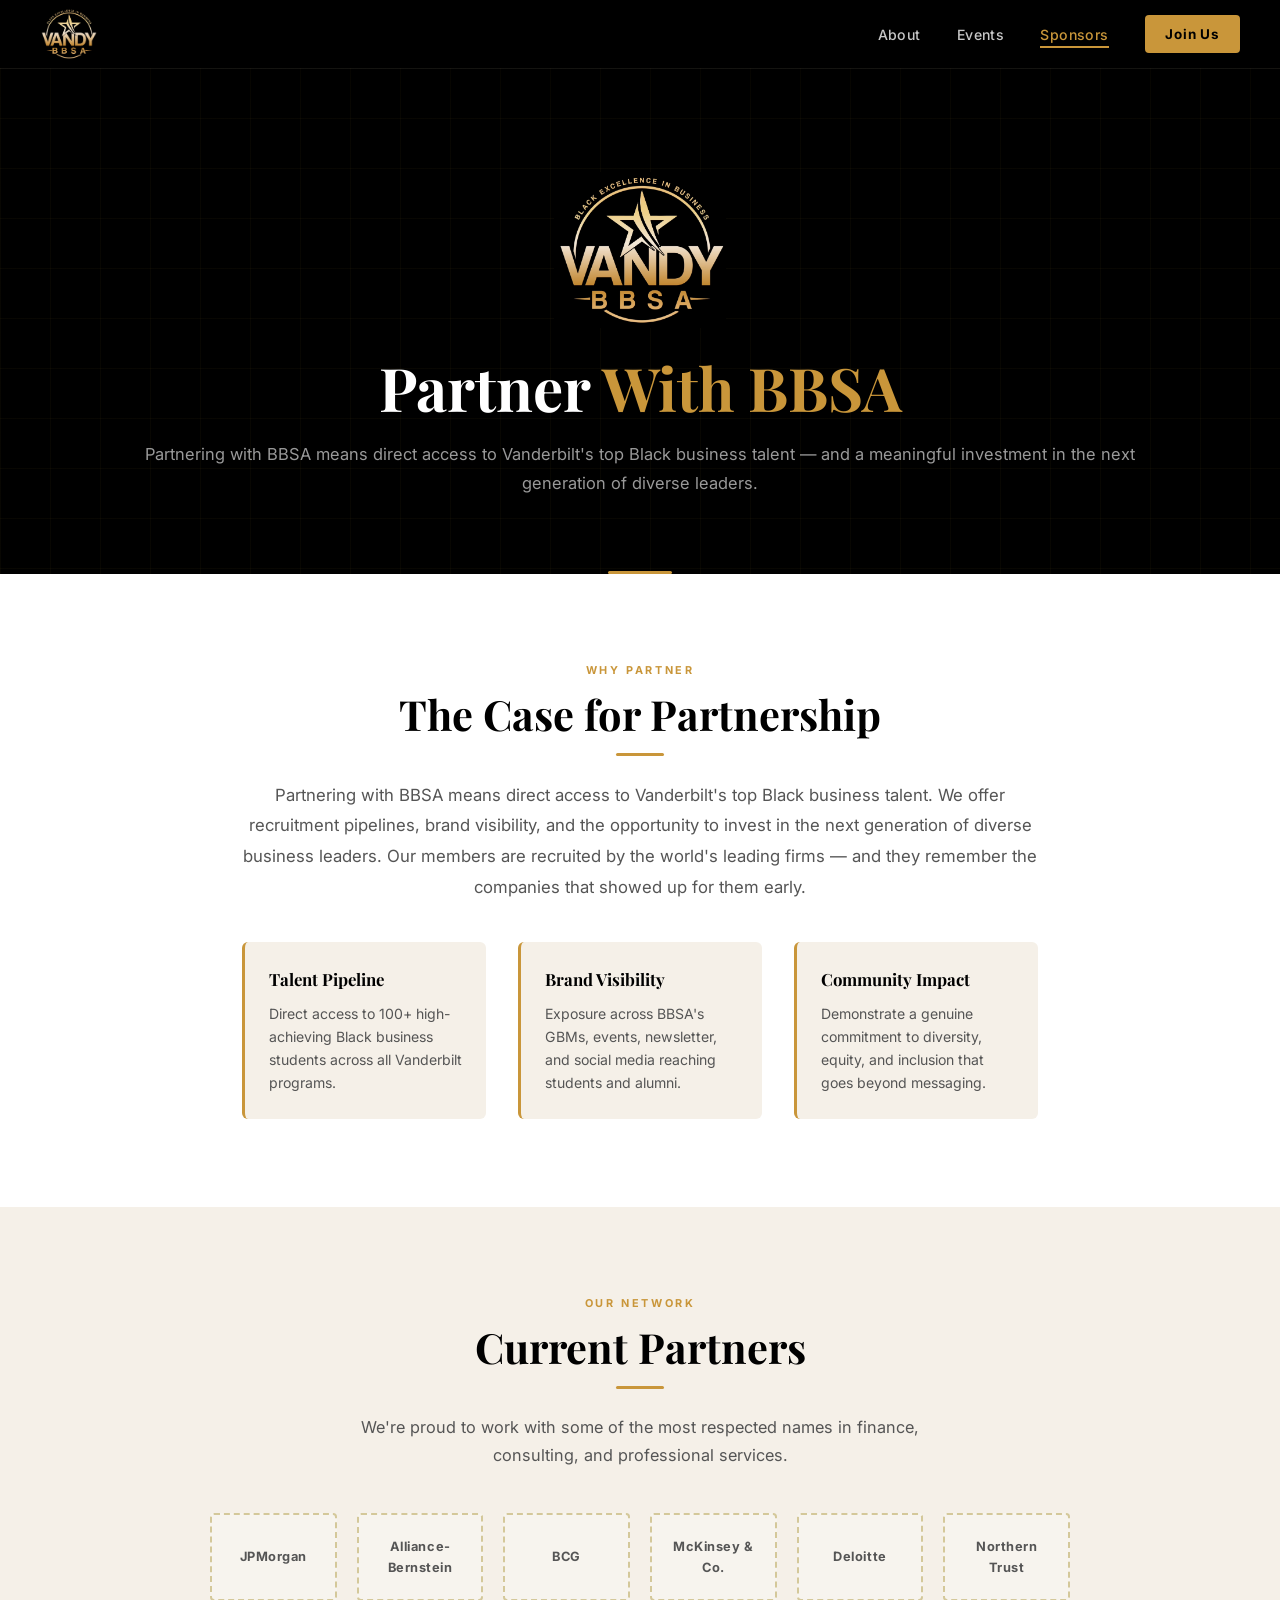
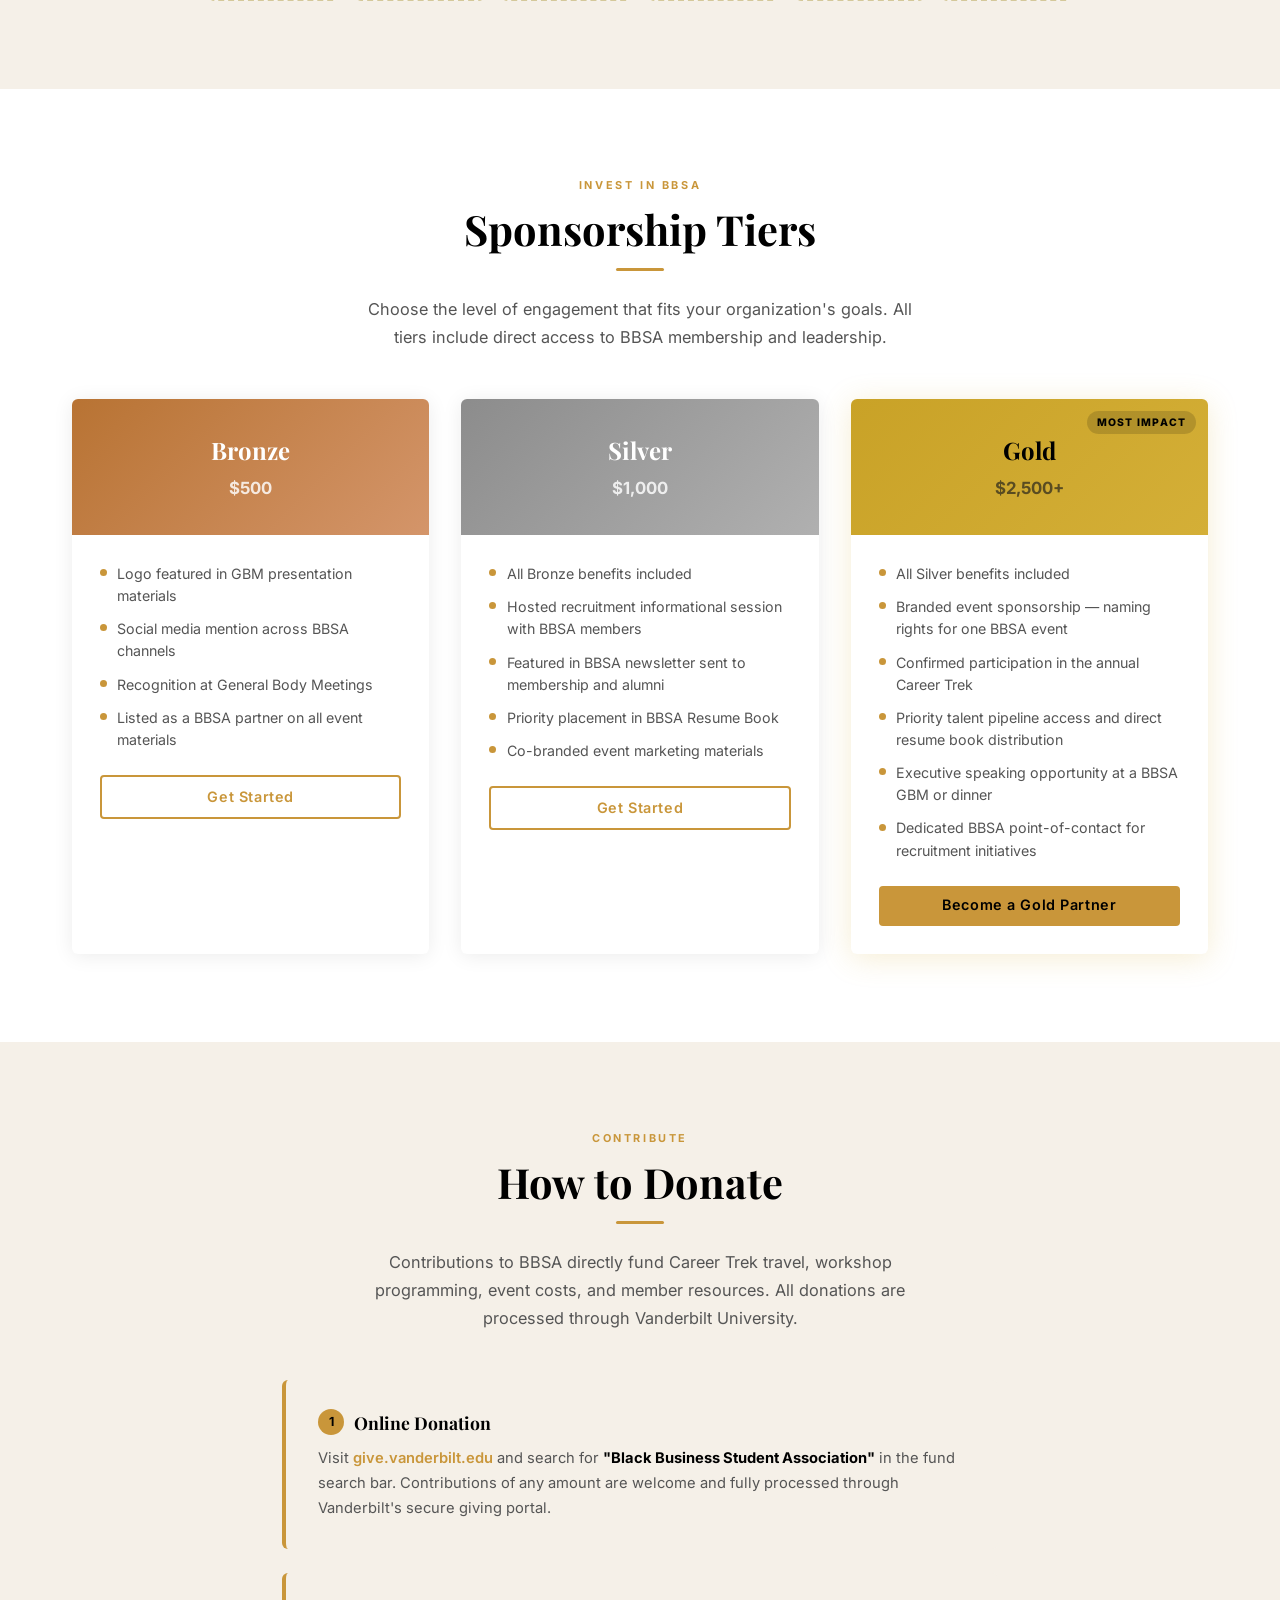
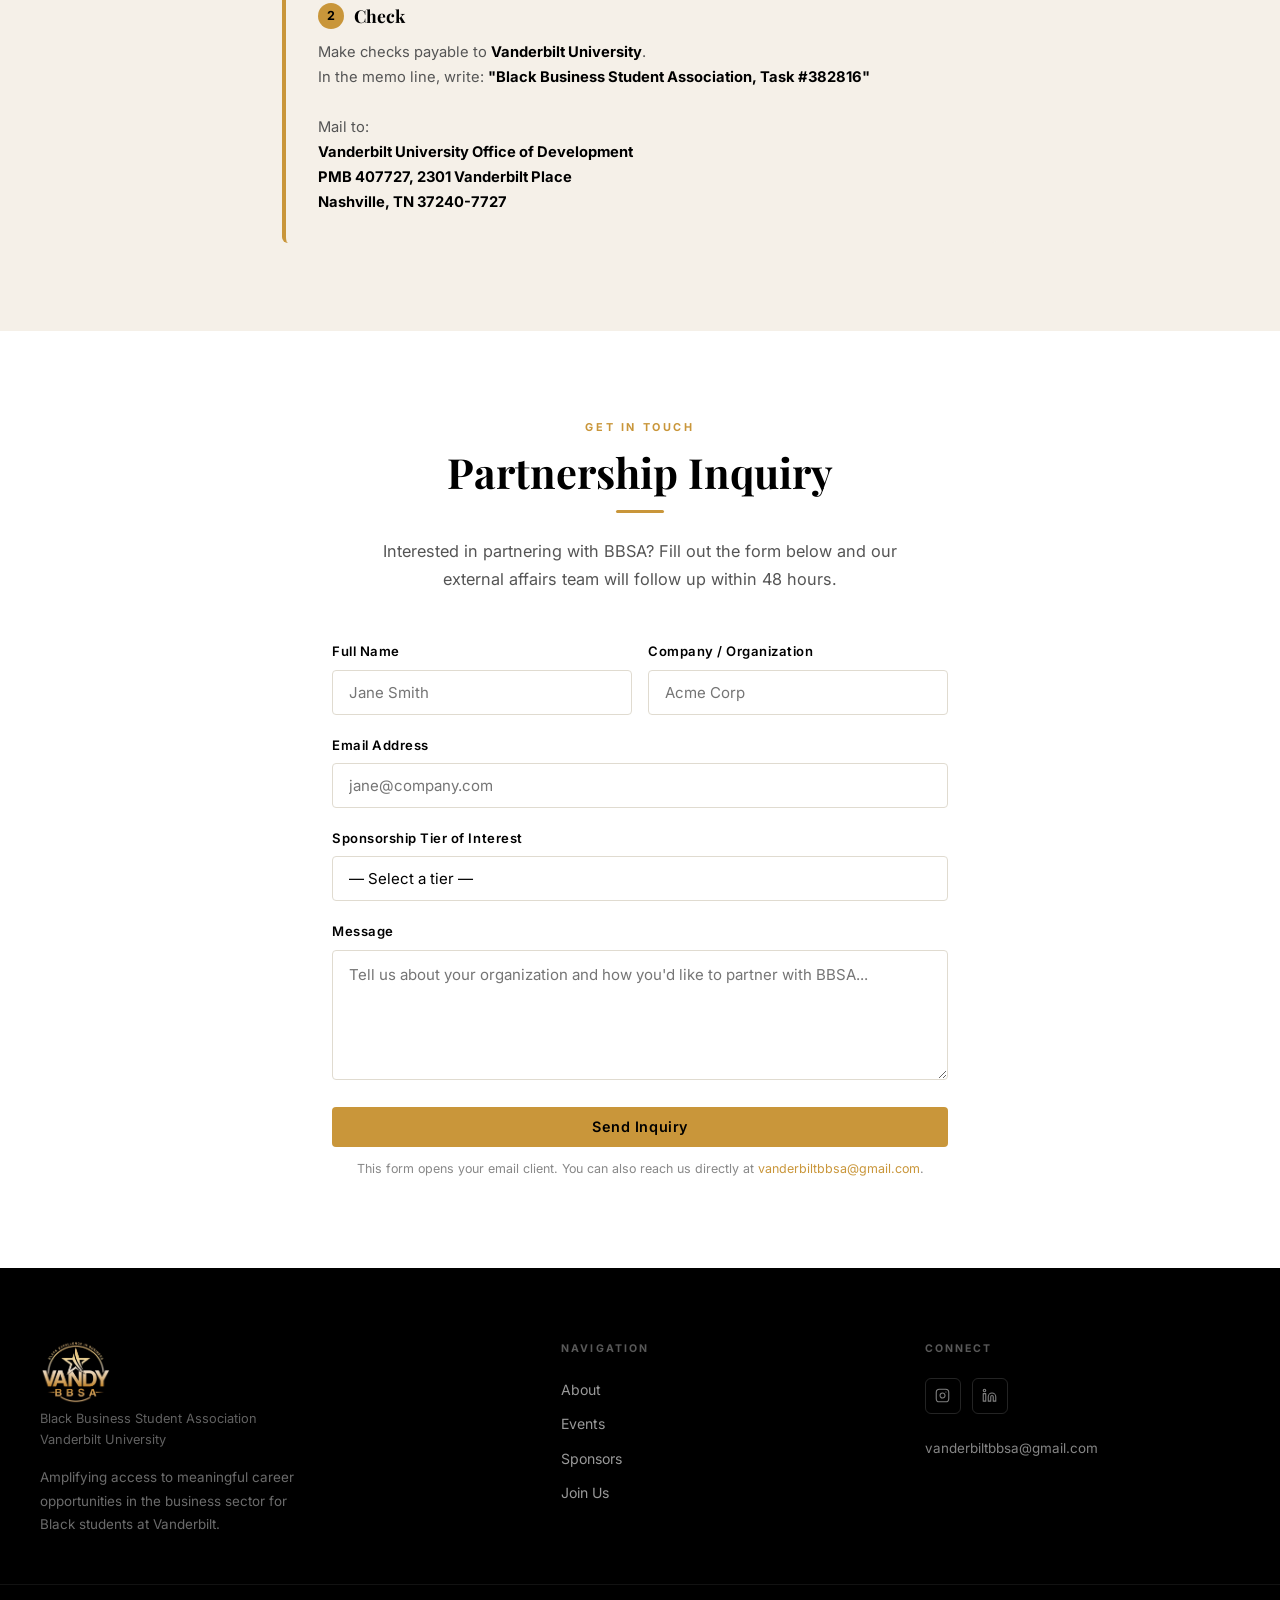
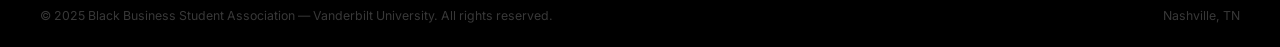
<file: sponsors.html>
<!DOCTYPE html>
<html lang="en">
<head>
  <meta charset="UTF-8" />
  <meta name="viewport" content="width=device-width, initial-scale=1.0" />
  <title>Sponsors &amp; Partners — BBSA | Vanderbilt University</title>
  <meta name="description" content="Partner with Vanderbilt BBSA. Access top Black business talent and invest in the next generation of diverse business leaders." />
  <link rel="preconnect" href="https://fonts.googleapis.com" />
  <link rel="preconnect" href="https://fonts.gstatic.com" crossorigin />
  <link href="https://fonts.googleapis.com/css2?family=Playfair+Display:ital,wght@0,400;0,500;0,700;0,800;1,400&family=Inter:wght@300;400;500;600;700&display=swap" rel="stylesheet" />
  <link rel="stylesheet" href="style.css" />
</head>
<body>

  <!-- ═══ NAVBAR ═══ -->
  <nav class="navbar" id="navbar">
    <a href="index.html" class="navbar-brand">
      <img src="logo.png" alt="Vandy BBSA — Black Excellence in Business" class="navbar-logo" />
    </a>
    <button class="menu-toggle" id="menuToggle" aria-label="Toggle navigation" aria-expanded="false">
      <span></span><span></span><span></span>
    </button>
    <ul class="nav-list" id="navList" role="list">
      <li><a href="about.html">About</a></li>
      <li><a href="events.html">Events</a></li>
      <li><a href="sponsors.html">Sponsors</a></li>
      <li><a href="join.html" class="btn-nav">Join Us</a></li>
    </ul>
  </nav>

  <!-- ═══ PAGE HEADER ═══ -->
  <header class="page-header">
    <img src="logo.png" alt="Vandy BBSA" class="page-header-logo" />
    <h1>Partner <em>With BBSA</em></h1>
    <p>
      Partnering with BBSA means direct access to Vanderbilt's top Black business talent —
      and a meaningful investment in the next generation of diverse leaders.
    </p>
  </header>

  <!-- ═══ INTRO ═══ -->
  <section class="section">
    <div class="container" style="max-width: 860px; text-align: center;">
      <span class="eyebrow">Why Partner</span>
      <h2 class="section-heading">The Case for Partnership</h2>
      <div class="gold-bar gold-bar-center"></div>
      <p style="font-size: 1.05rem; color: var(--slate); line-height: 1.82; margin-bottom: 2rem;">
        Partnering with BBSA means direct access to Vanderbilt's top Black business talent.
        We offer recruitment pipelines, brand visibility, and the opportunity to invest in
        the next generation of diverse business leaders. Our members are recruited by the
        world's leading firms — and they remember the companies that showed up for them early.
      </p>
      <div class="grid-3" style="text-align: left; margin-top: 2.5rem;">
        <div style="padding: 1.5rem; background: var(--cream); border-radius: 6px; border-left: 3px solid var(--gold);">
          <div style="font-family: 'Playfair Display', serif; font-size: 1.05rem; font-weight: 700; margin-bottom: 0.5rem;">Talent Pipeline</div>
          <p style="font-size: 0.88rem; color: var(--slate); line-height: 1.65;">Direct access to 100+ high-achieving Black business students across all Vanderbilt programs.</p>
        </div>
        <div style="padding: 1.5rem; background: var(--cream); border-radius: 6px; border-left: 3px solid var(--gold);">
          <div style="font-family: 'Playfair Display', serif; font-size: 1.05rem; font-weight: 700; margin-bottom: 0.5rem;">Brand Visibility</div>
          <p style="font-size: 0.88rem; color: var(--slate); line-height: 1.65;">Exposure across BBSA's GBMs, events, newsletter, and social media reaching students and alumni.</p>
        </div>
        <div style="padding: 1.5rem; background: var(--cream); border-radius: 6px; border-left: 3px solid var(--gold);">
          <div style="font-family: 'Playfair Display', serif; font-size: 1.05rem; font-weight: 700; margin-bottom: 0.5rem;">Community Impact</div>
          <p style="font-size: 0.88rem; color: var(--slate); line-height: 1.65;">Demonstrate a genuine commitment to diversity, equity, and inclusion that goes beyond messaging.</p>
        </div>
      </div>
    </div>
  </section>

  <!-- ═══ CURRENT PARTNERS ═══ -->
  <section class="section section-cream">
    <div class="container">
      <div class="text-center" style="margin-bottom: 2.75rem;">
        <span class="eyebrow">Our Network</span>
        <h2 class="section-heading">Current Partners</h2>
        <div class="gold-bar gold-bar-center"></div>
        <p class="section-subheading" style="margin: 0 auto;">
          We're proud to work with some of the most respected names in finance, consulting,
          and professional services.
        </p>
      </div>
      <div class="logo-grid" style="max-width: 860px; margin: 0 auto;">
        <div class="ph-logo"><span>JPMorgan</span></div>
        <div class="ph-logo"><span>Alliance&shy;Bernstein</span></div>
        <div class="ph-logo"><span>BCG</span></div>
        <div class="ph-logo"><span>McKinsey &amp; Co.</span></div>
        <div class="ph-logo"><span>Deloitte</span></div>
        <div class="ph-logo"><span>Northern Trust</span></div>
      </div>
    </div>
  </section>

  <!-- ═══ SPONSORSHIP TIERS ═══ -->
  <section class="section">
    <div class="container">
      <div class="text-center" style="margin-bottom: 3rem;">
        <span class="eyebrow">Invest in BBSA</span>
        <h2 class="section-heading">Sponsorship Tiers</h2>
        <div class="gold-bar gold-bar-center"></div>
        <p class="section-subheading" style="margin: 0 auto;">
          Choose the level of engagement that fits your organization's goals. All tiers
          include direct access to BBSA membership and leadership.
        </p>
      </div>

      <div class="grid-3">

        <!-- Bronze -->
        <div class="tier-card">
          <div class="tier-header tier-bronze">
            <span class="tier-badge">Bronze</span>
            <div class="tier-price">$500</div>
          </div>
          <div class="tier-body">
            <ul class="tier-list">
              <li>Logo featured in GBM presentation materials</li>
              <li>Social media mention across BBSA channels</li>
              <li>Recognition at General Body Meetings</li>
              <li>Listed as a BBSA partner on all event materials</li>
            </ul>
            <div style="margin-top: 1.5rem;">
              <a href="#inquiry" class="btn btn-outline-gold" style="width: 100%; justify-content: center;">Get Started</a>
            </div>
          </div>
        </div>

        <!-- Silver -->
        <div class="tier-card">
          <div class="tier-header tier-silver">
            <span class="tier-badge">Silver</span>
            <div class="tier-price">$1,000</div>
          </div>
          <div class="tier-body">
            <ul class="tier-list">
              <li>All Bronze benefits included</li>
              <li>Hosted recruitment informational session with BBSA members</li>
              <li>Featured in BBSA newsletter sent to membership and alumni</li>
              <li>Priority placement in BBSA Resume Book</li>
              <li>Co-branded event marketing materials</li>
            </ul>
            <div style="margin-top: 1.5rem;">
              <a href="#inquiry" class="btn btn-outline-gold" style="width: 100%; justify-content: center;">Get Started</a>
            </div>
          </div>
        </div>

        <!-- Gold -->
        <div class="tier-card" style="box-shadow: 0 4px 30px rgba(212,175,55,0.22);">
          <div class="tier-header tier-gold" style="position: relative;">
            <div style="position: absolute; top: 0.75rem; right: 0.75rem; background: rgba(0,0,0,0.15); color: var(--black); font-size: 0.65rem; font-weight: 800; letter-spacing: 0.12em; text-transform: uppercase; padding: 0.2rem 0.6rem; border-radius: 20px;">Most Impact</div>
            <span class="tier-badge">Gold</span>
            <div class="tier-price">$2,500+</div>
          </div>
          <div class="tier-body">
            <ul class="tier-list">
              <li>All Silver benefits included</li>
              <li>Branded event sponsorship — naming rights for one BBSA event</li>
              <li>Confirmed participation in the annual Career Trek</li>
              <li>Priority talent pipeline access and direct resume book distribution</li>
              <li>Executive speaking opportunity at a BBSA GBM or dinner</li>
              <li>Dedicated BBSA point-of-contact for recruitment initiatives</li>
            </ul>
            <div style="margin-top: 1.5rem;">
              <a href="#inquiry" class="btn btn-primary" style="width: 100%; justify-content: center;">Become a Gold Partner</a>
            </div>
          </div>
        </div>

      </div>
    </div>
  </section>

  <!-- ═══ HOW TO DONATE ═══ -->
  <section class="section section-cream" id="donate">
    <div class="container" style="max-width: 780px;">
      <div class="text-center" style="margin-bottom: 3rem;">
        <span class="eyebrow">Contribute</span>
        <h2 class="section-heading">How to Donate</h2>
        <div class="gold-bar gold-bar-center"></div>
        <p class="section-subheading" style="margin: 0 auto;">
          Contributions to BBSA directly fund Career Trek travel, workshop programming, event
          costs, and member resources. All donations are processed through Vanderbilt University.
        </p>
      </div>

      <div style="display: flex; flex-direction: column; gap: 1.5rem;">
        <div class="donate-box">
          <div class="donate-method-title">
            <span class="method-num">1</span>
            Online Donation
          </div>
          <div class="donate-detail">
            Visit <a href="https://give.vanderbilt.edu" target="_blank" rel="noopener noreferrer">give.vanderbilt.edu</a>
            and search for <strong>"Black Business Student Association"</strong> in the fund search bar.
            Contributions of any amount are welcome and fully processed through Vanderbilt's secure giving portal.
          </div>
        </div>

        <div class="donate-box">
          <div class="donate-method-title">
            <span class="method-num">2</span>
            Check
          </div>
          <div class="donate-detail">
            Make checks payable to <strong>Vanderbilt University</strong>.<br>
            In the memo line, write: <strong>"Black Business Student Association, Task #382816"</strong><br><br>
            Mail to:<br>
            <strong>Vanderbilt University Office of Development<br>
            PMB 407727, 2301 Vanderbilt Place<br>
            Nashville, TN 37240-7727</strong>
          </div>
        </div>
      </div>
    </div>
  </section>

  <!-- ═══ INQUIRY FORM ═══ -->
  <section class="section" id="inquiry">
    <div class="container" style="max-width: 680px;">
      <div class="text-center" style="margin-bottom: 3rem;">
        <span class="eyebrow">Get In Touch</span>
        <h2 class="section-heading">Partnership Inquiry</h2>
        <div class="gold-bar gold-bar-center"></div>
        <p class="section-subheading" style="margin: 0 auto;">
          Interested in partnering with BBSA? Fill out the form below and our external affairs
          team will follow up within 48 hours.
        </p>
      </div>

      <form action="mailto:vanderbiltbbsa@gmail.com" method="POST" enctype="text/plain">
        <div class="grid-2" style="gap: 1rem;">
          <div class="form-group">
            <label class="form-label" for="contact-name">Full Name</label>
            <input class="form-input" type="text" id="contact-name" name="name" placeholder="Jane Smith" required />
          </div>
          <div class="form-group">
            <label class="form-label" for="contact-company">Company / Organization</label>
            <input class="form-input" type="text" id="contact-company" name="company" placeholder="Acme Corp" required />
          </div>
        </div>
        <div class="form-group">
          <label class="form-label" for="contact-email">Email Address</label>
          <input class="form-input" type="email" id="contact-email" name="email" placeholder="jane@company.com" required />
        </div>
        <div class="form-group">
          <label class="form-label" for="contact-tier">Sponsorship Tier of Interest</label>
          <select class="form-input" id="contact-tier" name="tier">
            <option value="">— Select a tier —</option>
            <option value="bronze">Bronze — $500</option>
            <option value="silver">Silver — $1,000</option>
            <option value="gold">Gold — $2,500+</option>
            <option value="custom">Custom / Let's Talk</option>
          </select>
        </div>
        <div class="form-group">
          <label class="form-label" for="contact-message">Message</label>
          <textarea class="form-textarea" id="contact-message" name="message" placeholder="Tell us about your organization and how you'd like to partner with BBSA..."></textarea>
        </div>
        <button type="submit" class="btn btn-primary" style="width: 100%; justify-content: center;">Send Inquiry</button>
        <p style="font-size: 0.78rem; color: var(--slate-lt); text-align: center; margin-top: 0.75rem;">
          This form opens your email client. You can also reach us directly at
          <a href="mailto:vanderbiltbbsa@gmail.com" style="color: var(--gold);">vanderbiltbbsa@gmail.com</a>.
        </p>
      </form>
    </div>
  </section>

  <!-- ═══ FOOTER ═══ -->
  <footer>
    <div class="footer-main">
      <div>
        <img src="logo.png" alt="Vandy BBSA" class="footer-logo" />
        <div class="footer-tagline">Black Business Student Association<br>Vanderbilt University</div>
        <p class="footer-mission">Amplifying access to meaningful career opportunities in the business sector for Black students at Vanderbilt.</p>
      </div>
      <div>
        <div class="footer-col-title">Navigation</div>
        <div class="footer-links">
          <a href="about.html">About</a>
          <a href="events.html">Events</a>
          <a href="sponsors.html">Sponsors</a>
          <a href="join.html">Join Us</a>
        </div>
      </div>
      <div>
        <div class="footer-col-title">Connect</div>
        <div class="footer-social-row">
          <a href="#" class="footer-social-btn" aria-label="Instagram">
            <svg viewBox="0 0 24 24" fill="none" stroke="currentColor" stroke-width="1.75" stroke-linecap="round" stroke-linejoin="round">
              <rect x="2" y="2" width="20" height="20" rx="5" ry="5"/>
              <path d="M16 11.37A4 4 0 1 1 12.63 8 4 4 0 0 1 16 11.37z"/>
              <line x1="17.5" y1="6.5" x2="17.51" y2="6.5"/>
            </svg>
          </a>
          <a href="#" class="footer-social-btn" aria-label="LinkedIn">
            <svg viewBox="0 0 24 24" fill="none" stroke="currentColor" stroke-width="1.75" stroke-linecap="round" stroke-linejoin="round">
              <path d="M16 8a6 6 0 0 1 6 6v7h-4v-7a2 2 0 0 0-2-2 2 2 0 0 0-2 2v7h-4v-7a6 6 0 0 1 6-6z"/>
              <rect x="2" y="9" width="4" height="12"/>
              <circle cx="4" cy="4" r="2"/>
            </svg>
          </a>
        </div>
        <a href="mailto:vanderbiltbbsa@gmail.com" class="footer-email-link">vanderbiltbbsa@gmail.com</a>
      </div>
    </div>
    <div class="footer-bottom">
      <p>&copy; 2025 Black Business Student Association — Vanderbilt University. All rights reserved.</p>
      <span class="footer-vand">Nashville, TN</span>
    </div>
  </footer>

  <script>
    const menuToggle = document.getElementById('menuToggle');
    const navList    = document.getElementById('navList');
    menuToggle.addEventListener('click', () => {
      const open = navList.classList.toggle('is-open');
      menuToggle.setAttribute('aria-expanded', open);
    });
    document.addEventListener('click', (e) => {
      if (!e.target.closest('.navbar')) {
        navList.classList.remove('is-open');
        menuToggle.setAttribute('aria-expanded', 'false');
      }
    });
    const page = window.location.pathname.split('/').pop() || 'index.html';
    document.querySelectorAll('.nav-list a:not(.btn-nav)').forEach(link => {
      if (link.getAttribute('href') === page) link.classList.add('active');
    });
  </script>

</body>
</html>
</file>
<file: style.css>
/* ================================================
   BBSA — Black Business Student Association
   Vanderbilt University | Shared Stylesheet
   ================================================ */

@import url('https://fonts.googleapis.com/css2?family=Playfair+Display:ital,wght@0,400;0,500;0,600;0,700;0,800;1,400;1,700&family=Inter:wght@300;400;500;600;700&display=swap');

/* ─── Variables ─── */
:root {
  --black:       #000000;
  --gold:        #C9963A;
  --gold-hover:  #a67c20;
  --gold-pale:   rgba(201, 150, 58, 0.12);
  --gold-pale2:  rgba(201, 150, 58, 0.06);
  --cream:       #F5F0E8;
  --white:       #FFFFFF;
  --slate:       #555555;
  --slate-lt:    #888888;
  --border:      #e0dbd0;
  --footer-bg:   #000000;
}

/* ─── Reset ─── */
*, *::before, *::after { box-sizing: border-box; margin: 0; padding: 0; }
html { scroll-behavior: smooth; font-size: 16px; }
body {
  font-family: 'Inter', sans-serif;
  color: var(--black);
  background: var(--white);
  line-height: 1.65;
  -webkit-font-smoothing: antialiased;
  -moz-osx-font-smoothing: grayscale;
}
img  { max-width: 100%; display: block; }
a    { color: inherit; text-decoration: none; }
ul   { list-style: none; }
button { cursor: pointer; font-family: inherit; }

/* ─── Typography ─── */
h1, h2, h3, h4, h5, h6 {
  font-family: 'Playfair Display', serif;
  line-height: 1.18;
  font-weight: 700;
}

/* ════════════════════════════════
   NAVIGATION
   ════════════════════════════════ */
.navbar {
  position: sticky;
  top: 0;
  z-index: 999;
  height: 68px;
  background: var(--black);
  display: flex;
  align-items: center;
  justify-content: space-between;
  padding: 0 clamp(1.25rem, 4vw, 2.5rem);
  box-shadow: 0 1px 0 rgba(255,255,255,0.06), 0 4px 24px rgba(0,0,0,0.35);
}

.navbar-brand {
  display: flex;
  flex-direction: column;
  line-height: 1;
  text-decoration: none;
}
.navbar-logo {
  height: 52px;
  width: auto;
  display: block;
}

.brand-name {
  font-family: 'Playfair Display', serif;
  font-size: 1.35rem;
  font-weight: 700;
  color: var(--gold);
  letter-spacing: 0.08em;
}
.brand-sub {
  font-family: 'Inter', sans-serif;
  font-size: 0.6rem;
  font-weight: 500;
  color: rgba(201,150,58,0.5);
  letter-spacing: 0.18em;
  text-transform: uppercase;
  margin-top: 3px;
}

.nav-list {
  display: flex;
  align-items: center;
  gap: 2.25rem;
  list-style: none;
}
.nav-list li a:not(.btn-nav) {
  font-size: 0.88rem;
  font-weight: 500;
  color: rgba(255,255,255,0.78);
  letter-spacing: 0.03em;
  padding-bottom: 3px;
  position: relative;
  transition: color 0.18s;
}
.nav-list li a:not(.btn-nav)::after {
  content: '';
  position: absolute;
  bottom: -2px; left: 0; right: 0;
  height: 2px;
  background: var(--gold);
  transform: scaleX(0);
  transition: transform 0.2s;
}
.nav-list li a:not(.btn-nav):hover,
.nav-list li a.active {
  color: var(--gold);
}
.nav-list li a:not(.btn-nav):hover::after,
.nav-list li a.active::after {
  transform: scaleX(1);
}

.btn-nav {
  display: inline-flex;
  align-items: center;
  padding: 0.52rem 1.3rem;
  background: var(--gold);
  color: var(--black) !important;
  font-family: 'Inter', sans-serif;
  font-size: 0.84rem;
  font-weight: 700;
  letter-spacing: 0.05em;
  border-radius: 4px;
  transition: background 0.18s, transform 0.15s, box-shadow 0.15s;
}
.btn-nav:hover {
  background: var(--gold-hover);
  transform: translateY(-1px);
  box-shadow: 0 4px 14px rgba(212,175,55,0.35);
}
.btn-nav::after { display: none !important; }

/* Mobile toggle */
.menu-toggle {
  display: none;
  flex-direction: column;
  gap: 5px;
  background: none;
  border: none;
  padding: 6px;
}
.menu-toggle span {
  display: block;
  width: 22px;
  height: 2px;
  background: rgba(255,255,255,0.82);
  border-radius: 2px;
  transition: 0.3s;
}

/* ════════════════════════════════
   BUTTONS
   ════════════════════════════════ */
.btn {
  display: inline-flex;
  align-items: center;
  gap: 0.4rem;
  padding: 0.8rem 1.85rem;
  font-family: 'Inter', sans-serif;
  font-size: 0.9rem;
  font-weight: 600;
  letter-spacing: 0.04em;
  border-radius: 4px;
  border: none;
  transition: all 0.18s;
  cursor: pointer;
  text-decoration: none;
  line-height: 1;
}

.btn-primary {
  background: var(--gold);
  color: var(--black);
}
.btn-primary:hover {
  background: var(--gold-hover);
  transform: translateY(-2px);
  box-shadow: 0 6px 20px rgba(212,175,55,0.4);
}

.btn-outline {
  background: transparent;
  color: var(--white);
  border: 2px solid rgba(255,255,255,0.55);
}
.btn-outline:hover {
  border-color: var(--white);
  background: rgba(255,255,255,0.08);
  transform: translateY(-2px);
}

.btn-outline-gold {
  background: transparent;
  color: var(--gold);
  border: 2px solid var(--gold);
}
.btn-outline-gold:hover {
  background: var(--gold);
  color: var(--black);
  transform: translateY(-2px);
}

.btn-dark {
  background: var(--black);
  color: var(--white);
  border: 2px solid var(--black);
}
.btn-dark:hover {
  background: #333;
  border-color: #333;
  transform: translateY(-2px);
}

/* ════════════════════════════════
   LAYOUT UTILITIES
   ════════════════════════════════ */
.container {
  max-width: 1320px;
  margin: 0 auto;
  padding: 0 clamp(1rem, 4vw, 2rem);
}

.section      { padding: clamp(4rem, 7vw, 5.5rem) clamp(1.25rem, 4vw, 2.5rem); }
.section-cream { background: var(--cream); }
.section-dark  { background: var(--black); color: var(--white); }
.section-navy  { background: #0f0f0f; color: var(--white); }
.section-gold  { background: var(--gold); color: var(--black); }

.text-center { text-align: center; }

.eyebrow {
  display: block;
  font-family: 'Inter', sans-serif;
  font-size: 0.68rem;
  font-weight: 700;
  letter-spacing: 0.24em;
  text-transform: uppercase;
  color: var(--gold);
  margin-bottom: 0.6rem;
}

.section-heading {
  font-size: clamp(1.85rem, 4vw, 2.6rem);
  margin-bottom: 0.9rem;
}

.section-subheading {
  font-size: 1.02rem;
  color: var(--slate);
  max-width: 560px;
  line-height: 1.72;
}

.gold-bar {
  width: 48px;
  height: 3px;
  background: var(--gold);
  border-radius: 2px;
  margin: 0.85rem 0 1.5rem;
}
.gold-bar-center {
  margin-left: auto;
  margin-right: auto;
}

/* ─── Grids ─── */
.grid-2 { display: grid; grid-template-columns: repeat(2, 1fr); gap: 2rem; }
.grid-3 { display: grid; grid-template-columns: repeat(3, 1fr); gap: 2rem; }
.grid-4 { display: grid; grid-template-columns: repeat(4, 1fr); gap: 1.75rem; }
.grid-6 { display: grid; grid-template-columns: repeat(6, 1fr); gap: 1.5rem; }

/* ════════════════════════════════
   PLACEHOLDER ELEMENTS
   ════════════════════════════════ */
.ph-img {
  background: #242424;
  display: flex;
  align-items: center;
  justify-content: center;
  text-align: center;
  padding: 1.5rem;
}
.ph-img span {
  font-family: 'Inter', sans-serif;
  font-size: 0.75rem;
  font-weight: 500;
  letter-spacing: 0.06em;
  color: rgba(255,255,255,0.3);
  text-transform: uppercase;
}

.ph-logo {
  background: #f7f4ee;
  border: 2px dashed #d4c89a;
  border-radius: 4px;
  display: flex;
  align-items: center;
  justify-content: center;
  padding: 1.25rem 0.75rem;
  height: 88px;
  transition: border-color 0.2s, background 0.2s;
}
.ph-logo:hover {
  border-color: var(--gold);
  background: #faf7ef;
}
.ph-logo span {
  font-family: 'Inter', sans-serif;
  font-size: 0.8rem;
  font-weight: 700;
  letter-spacing: 0.04em;
  color: var(--slate);
  text-align: center;
}

/* ════════════════════════════════
   PAGE HEADER
   ════════════════════════════════ */
.page-header {
  background: var(--black);
  background-image:
    linear-gradient(rgba(212,175,55,0.04) 1px, transparent 1px),
    linear-gradient(90deg, rgba(212,175,55,0.04) 1px, transparent 1px);
  background-size: 50px 50px;
  padding: clamp(4.5rem, 9vw, 6.5rem) clamp(1.25rem, 4vw, 2.5rem) clamp(3.5rem, 6vw, 5rem);
  text-align: center;
  position: relative;
}
.hero-logo {
  height: 156px;
  width: auto;
  display: block;
  margin: 0 auto 1.75rem;
}

.page-header-logo {
  height: 156px;
  width: auto;
  display: block;
  margin: 0 auto 1.5rem;
}

.page-header::after {
  content: '';
  position: absolute;
  bottom: 0; left: 50%; transform: translateX(-50%);
  width: 64px; height: 3px;
  background: var(--gold);
  border-radius: 2px;
}
.page-header h1 {
  font-size: clamp(2.2rem, 5.5vw, 3.75rem);
  color: var(--white);
  max-width: 100%;
  margin: 0 auto 1.1rem;
}
.page-header h1 em {
  color: var(--gold);
  font-style: normal;
}
.page-header p {
  color: rgba(255,255,255,0.6);
  font-size: 1.03rem;
  max-width: 1060px;
  margin: 0 auto;
  line-height: 1.72;
}

/* ════════════════════════════════
   HERO
   ════════════════════════════════ */
.hero {
  background: var(--black);
  background-image:
    radial-gradient(ellipse at 68% 50%, rgba(212,175,55,0.08) 0%, transparent 58%),
    linear-gradient(rgba(212,175,55,0.028) 1px, transparent 1px),
    linear-gradient(90deg, rgba(212,175,55,0.028) 1px, transparent 1px);
  background-size: auto, 50px 50px, 50px 50px;
  padding: clamp(5.5rem, 11vw, 9rem) clamp(1.25rem, 4vw, 2.5rem) clamp(5rem, 10vw, 8rem);
  text-align: center;
}
.hero-eyebrow {
  display: inline-flex;
  align-items: center;
  gap: 0.8rem;
  font-family: 'Inter', sans-serif;
  font-size: 0.68rem;
  font-weight: 700;
  letter-spacing: 0.28em;
  text-transform: uppercase;
  color: var(--gold);
  margin-bottom: 1.5rem;
}
.hero-eyebrow::before, .hero-eyebrow::after {
  content: '';
  display: block;
  width: 28px; height: 1px;
  background: var(--gold);
  opacity: 0.5;
}
.hero h1 {
  font-size: clamp(2.5rem, 6vw, 4.25rem);
  color: var(--white);
  max-width: 100%;
  margin: 0 auto 1.5rem;
  font-weight: 800;
  line-height: 1.1;
}
.hero h1 span { color: var(--gold); }
.hero-sub {
  font-size: clamp(0.97rem, 2vw, 1.08rem);
  color: rgba(255,255,255,0.6);
  max-width: 1060px;
  margin: 0 auto 2.75rem;
  line-height: 1.78;
}
.hero-ctas {
  display: flex;
  justify-content: center;
  gap: 1rem;
  flex-wrap: wrap;
}

/* ════════════════════════════════
   STATS BAR
   ════════════════════════════════ */
.stats-bar {
  background: var(--gold);
  padding: 2.25rem clamp(1.25rem, 4vw, 2.5rem);
}
.stats-inner {
  max-width: 1320px;
  margin: 0 auto;
  display: flex;
  justify-content: center;
  gap: clamp(2.5rem, 7vw, 6rem);
  flex-wrap: wrap;
}
.stat-item { text-align: center; }
.stat-number {
  font-family: 'Playfair Display', serif;
  font-size: clamp(2.25rem, 5vw, 3.2rem);
  font-weight: 800;
  color: var(--black);
  line-height: 1;
}
.stat-label {
  font-family: 'Inter', sans-serif;
  font-size: 0.78rem;
  font-weight: 700;
  letter-spacing: 0.12em;
  text-transform: uppercase;
  color: rgba(26,26,26,0.6);
  margin-top: 0.45rem;
}

/* ════════════════════════════════
   PROGRAM CARDS (Homepage)
   ════════════════════════════════ */
.program-card {
  background: var(--white);
  border-radius: 6px;
  overflow: hidden;
  box-shadow: 0 2px 16px rgba(0,0,0,0.07);
  transition: transform 0.22s, box-shadow 0.22s;
  display: flex;
  flex-direction: column;
}
.program-card:hover {
  transform: translateY(-5px);
  box-shadow: 0 12px 36px rgba(0,0,0,0.13);
}
.program-card-accent {
  height: 4px;
  background: linear-gradient(90deg, var(--gold), #f0cd60);
}
.program-card-body { padding: 1.75rem; flex: 1; }
.program-card-icon {
  width: 46px; height: 46px;
  background: var(--gold-pale);
  border-radius: 8px;
  display: flex;
  align-items: center;
  justify-content: center;
  margin-bottom: 1.1rem;
  color: var(--gold);
}
.program-card-icon svg { width: 22px; height: 22px; stroke-width: 1.75; }
.program-card-title {
  font-family: 'Playfair Display', serif;
  font-size: 1.12rem;
  font-weight: 700;
  margin-bottom: 0.65rem;
}
.program-card-desc {
  font-size: 0.91rem;
  color: var(--slate);
  line-height: 1.7;
  margin-bottom: 1.1rem;
}
.card-link {
  display: inline-block;
  font-size: 0.83rem;
  font-weight: 700;
  color: var(--gold);
  letter-spacing: 0.04em;
  transition: color 0.18s, gap 0.18s;
}
.card-link:hover { color: var(--gold-hover); text-decoration: underline; }

/* ════════════════════════════════
   FEATURE CARDS (About — What We Do)
   ════════════════════════════════ */
.feature-card {
  background: var(--white);
  border-radius: 6px;
  padding: 2rem 1.75rem;
  box-shadow: 0 2px 16px rgba(0,0,0,0.06);
  border-top: 3px solid var(--gold);
  transition: transform 0.22s, box-shadow 0.22s;
}
.feature-card:hover {
  transform: translateY(-4px);
  box-shadow: 0 10px 30px rgba(0,0,0,0.1);
}
.feature-icon {
  width: 52px; height: 52px;
  background: var(--gold-pale);
  border-radius: 10px;
  display: flex;
  align-items: center;
  justify-content: center;
  margin-bottom: 1.25rem;
  color: var(--gold);
}
.feature-icon svg { width: 24px; height: 24px; stroke-width: 1.5; }
.feature-title { font-size: 1.1rem; margin-bottom: 0.65rem; }
.feature-desc  { font-size: 0.91rem; color: var(--slate); line-height: 1.7; }

/* ════════════════════════════════
   SPONSOR LOGO STRIP
   ════════════════════════════════ */
.sponsors-strip {
  background: var(--cream);
  padding: clamp(3rem, 6vw, 4.5rem) clamp(1.25rem, 4vw, 2.5rem);
  text-align: center;
}
.sponsors-eyebrow {
  font-family: 'Inter', sans-serif;
  font-size: 0.68rem;
  font-weight: 700;
  letter-spacing: 0.24em;
  text-transform: uppercase;
  color: var(--slate);
  margin-bottom: 2.25rem;
}
.logo-grid {
  max-width: 1200px;
  margin: 0 auto;
  display: grid;
  grid-template-columns: repeat(6, 1fr);
  gap: 1.25rem;
  align-items: center;
}

/* ════════════════════════════════
   CTA BANNER
   ════════════════════════════════ */
.cta-banner {
  background: var(--black);
  background-image: radial-gradient(ellipse at 50% 60%, rgba(212,175,55,0.09) 0%, transparent 65%);
  padding: clamp(4.5rem, 9vw, 7rem) clamp(1.25rem, 4vw, 2.5rem);
  text-align: center;
}
.cta-banner h2 {
  font-size: clamp(1.8rem, 4.5vw, 2.85rem);
  color: var(--white);
  max-width: 820px;
  margin: 0 auto 0.8rem;
}
.cta-banner h2 span { color: var(--gold); }
.cta-banner p {
  color: rgba(255,255,255,0.52);
  max-width: 640px;
  margin: 0 auto 2.4rem;
  font-size: 1rem;
  line-height: 1.7;
}

/* ════════════════════════════════
   EVENTS PAGE
   ════════════════════════════════ */
.event-block {
  display: grid;
  grid-template-columns: 1fr 1fr;
  gap: clamp(2rem, 5vw, 4rem);
  align-items: center;
  padding-bottom: clamp(4rem, 7vw, 5.5rem);
  border-bottom: 1px solid var(--border);
  margin-bottom: clamp(4rem, 7vw, 5.5rem);
}
.event-block:last-of-type {
  border-bottom: none;
  padding-bottom: 0;
  margin-bottom: 0;
}
.event-block.reverse { direction: rtl; }
.event-block.reverse > * { direction: ltr; }

.event-block-img { border-radius: 6px; overflow: hidden; }
.event-title { font-size: clamp(1.5rem, 3vw, 2.1rem); margin-bottom: 1rem; }
.event-desc  {
  font-size: 0.97rem;
  color: var(--slate);
  line-height: 1.78;
  margin-bottom: 1.5rem;
}
.event-detail {
  display: flex;
  align-items: flex-start;
  gap: 0.55rem;
  font-size: 0.84rem;
  font-weight: 500;
  color: var(--slate);
  margin-bottom: 0.45rem;
  line-height: 1.5;
}
.event-detail svg {
  color: var(--gold);
  width: 15px; height: 15px;
  flex-shrink: 0;
  margin-top: 1px;
}

/* Past Events Grid */
.past-events-grid {
  display: grid;
  grid-template-columns: repeat(3, 1fr);
  gap: 1.5rem;
}
.past-event-item { border-radius: 6px; overflow: hidden; }
.past-event-label {
  padding: 0.85rem 1rem;
  background: var(--white);
  font-family: 'Playfair Display', serif;
  font-size: 0.95rem;
  font-weight: 600;
  border: 1px solid var(--border);
  border-top: none;
}

/* ════════════════════════════════
   ABOUT — LEADERSHIP
   ════════════════════════════════ */
.leadership-grid {
  display: grid;
  grid-template-columns: repeat(3, 1fr);
  gap: 1.75rem;
}
.leader-card {
  background: var(--white);
  border-radius: 6px;
  padding: 2rem 1.5rem 1.75rem;
  text-align: center;
  box-shadow: 0 2px 16px rgba(0,0,0,0.07);
  transition: transform 0.22s, box-shadow 0.22s;
}
.leader-card:hover {
  transform: translateY(-4px);
  box-shadow: 0 10px 30px rgba(0,0,0,0.11);
}
.leader-photo {
  width: 80px; height: 80px;
  border-radius: 50%;
  background: #242424;
  margin: 0 auto 1.3rem;
  display: flex;
  align-items: center;
  justify-content: center;
  border: 3px solid var(--gold);
  overflow: hidden;
}
.leader-photo svg {
  width: 38px; height: 38px;
  color: rgba(255,255,255,0.25);
}
.leader-role {
  font-family: 'Playfair Display', serif;
  font-size: 1rem;
  font-weight: 700;
  margin-bottom: 0.45rem;
  line-height: 1.3;
}
.leader-email {
  font-size: 0.77rem;
  color: var(--slate-lt);
  font-style: italic;
}

/* ════════════════════════════════
   SPONSORS — TIER CARDS
   ════════════════════════════════ */
.tier-card {
  border-radius: 6px;
  overflow: hidden;
  box-shadow: 0 2px 20px rgba(0,0,0,0.08);
  transition: transform 0.22s, box-shadow 0.22s;
  background: var(--white);
  display: flex;
  flex-direction: column;
}
.tier-card:hover {
  transform: translateY(-5px);
  box-shadow: 0 12px 36px rgba(0,0,0,0.14);
}
.tier-header {
  padding: 2rem 1.75rem;
  text-align: center;
}
.tier-bronze { background: linear-gradient(135deg, #b87333, #d4956a); }
.tier-silver { background: linear-gradient(135deg, #8c8c8c, #b0b0b0); }
.tier-gold   { background: linear-gradient(135deg, #c9a227, #D4AF37); }

.tier-badge {
  font-family: 'Playfair Display', serif;
  font-size: 1.5rem;
  font-weight: 700;
  color: var(--white);
  display: block;
  margin-bottom: 0.3rem;
}
.tier-gold .tier-badge { color: var(--black); }
.tier-price {
  font-family: 'Inter', sans-serif;
  font-size: 1.05rem;
  font-weight: 700;
  color: rgba(255,255,255,0.82);
}
.tier-gold .tier-price { color: rgba(26,26,26,0.65); }
.tier-body { padding: 1.75rem; flex: 1; }
.tier-list { list-style: none; }
.tier-list li {
  display: flex;
  align-items: flex-start;
  gap: 0.65rem;
  font-size: 0.89rem;
  color: var(--slate);
  margin-bottom: 0.7rem;
  line-height: 1.55;
}
.tier-list li::before {
  content: '';
  width: 7px; height: 7px;
  border-radius: 50%;
  background: var(--gold);
  flex-shrink: 0;
  margin-top: 0.38rem;
}

/* Donate section */
.donate-box {
  background: var(--cream);
  border-radius: 6px;
  border-left: 4px solid var(--gold);
  padding: 1.75rem 2rem;
}
.donate-method-title {
  font-family: 'Playfair Display', serif;
  font-size: 1.1rem;
  font-weight: 700;
  margin-bottom: 0.6rem;
  display: flex;
  align-items: center;
  gap: 0.6rem;
}
.donate-method-title .method-num {
  display: inline-flex;
  align-items: center;
  justify-content: center;
  width: 26px; height: 26px;
  border-radius: 50%;
  background: var(--gold);
  color: var(--black);
  font-family: 'Inter', sans-serif;
  font-size: 0.78rem;
  font-weight: 700;
  flex-shrink: 0;
}
.donate-detail {
  font-size: 0.92rem;
  color: var(--slate);
  line-height: 1.7;
}
.donate-detail strong { color: var(--black); }
.donate-detail a { color: var(--gold); font-weight: 600; transition: color 0.18s; }
.donate-detail a:hover { color: var(--gold-hover); text-decoration: underline; }

/* ════════════════════════════════
   CONTACT
   ════════════════════════════════ */
.contact-item {
  display: flex;
  align-items: flex-start;
  gap: 1rem;
  margin-bottom: 1.25rem;
}
.contact-icon {
  width: 42px; height: 42px;
  background: var(--gold-pale);
  border-radius: 8px;
  display: flex;
  align-items: center;
  justify-content: center;
  flex-shrink: 0;
  color: var(--gold);
}
.contact-icon svg { width: 18px; height: 18px; }
.contact-info { font-size: 0.9rem; color: var(--slate); }
.contact-info strong { display: block; color: var(--black); font-weight: 600; margin-bottom: 0.2rem; }
.contact-info a { color: var(--gold); font-weight: 500; transition: color 0.18s; }
.contact-info a:hover { color: var(--gold-hover); text-decoration: underline; }

/* ════════════════════════════════
   FORMS
   ════════════════════════════════ */
.form-group { margin-bottom: 1.25rem; }
.form-label {
  display: block;
  font-size: 0.82rem;
  font-weight: 600;
  letter-spacing: 0.04em;
  color: var(--black);
  margin-bottom: 0.42rem;
}
.form-input,
.form-textarea {
  width: 100%;
  padding: 0.75rem 1rem;
  border: 1.5px solid var(--border);
  border-radius: 4px;
  font-family: 'Inter', sans-serif;
  font-size: 0.94rem;
  color: var(--black);
  background: var(--white);
  transition: border-color 0.18s, box-shadow 0.18s;
  outline: none;
  -webkit-appearance: none;
}
.form-input:focus,
.form-textarea:focus {
  border-color: var(--gold);
  box-shadow: 0 0 0 3px rgba(212,175,55,0.15);
}
.form-textarea {
  resize: vertical;
  min-height: 130px;
  line-height: 1.6;
}

/* ════════════════════════════════
   JOIN PAGE
   ════════════════════════════════ */
.iframe-placeholder {
  background: #f7f4ee;
  border: 2px dashed #d4c89a;
  border-radius: 6px;
  padding: 3.5rem 2rem;
  text-align: center;
  color: var(--slate);
}
.iframe-placeholder .ph-title {
  font-family: 'Playfair Display', serif;
  font-size: 1.05rem;
  font-weight: 700;
  color: var(--black);
  margin-bottom: 0.4rem;
}
.iframe-placeholder p {
  font-size: 0.88rem;
  color: var(--slate-lt);
}

.resource-list { list-style: none; }
.resource-item {
  display: flex;
  align-items: center;
  gap: 1rem;
  padding: 1.1rem 0;
  border-bottom: 1px solid var(--border);
}
.resource-item:first-child { border-top: 1px solid var(--border); }
.resource-icon {
  width: 40px; height: 40px;
  background: var(--gold-pale);
  border-radius: 7px;
  display: flex;
  align-items: center;
  justify-content: center;
  flex-shrink: 0;
  color: var(--gold);
}
.resource-icon svg { width: 17px; height: 17px; }
.resource-name {
  font-size: 0.93rem;
  font-weight: 600;
  color: var(--black);
  margin-bottom: 0.15rem;
}
.resource-link {
  font-size: 0.78rem;
  color: var(--slate-lt);
}
.resource-link a { color: var(--gold); transition: color 0.18s; }
.resource-link a:hover { color: var(--gold-hover); text-decoration: underline; }

.newsletter-form {
  display: flex;
  gap: 0.75rem;
  flex-wrap: wrap;
  max-width: 480px;
}
.newsletter-form .form-input { flex: 1; min-width: 200px; }

/* ════════════════════════════════
   FOOTER
   ════════════════════════════════ */
footer { background: var(--footer-bg); color: var(--white); }
.footer-main {
  max-width: 1320px;
  margin: 0 auto;
  padding: clamp(3rem, 6vw, 4.5rem) clamp(1.25rem, 4vw, 2.5rem) clamp(2rem, 4vw, 3rem);
  display: grid;
  grid-template-columns: 1.5fr 1fr 1fr;
  gap: 3rem;
}
.footer-logo {
  height: 64px;
  width: auto;
  display: block;
  margin-bottom: 0.25rem;
}

.footer-brand-name {
  font-family: 'Playfair Display', serif;
  font-size: 1.5rem;
  font-weight: 700;
  color: var(--gold);
  letter-spacing: 0.06em;
}
.footer-tagline {
  font-size: 0.8rem;
  color: rgba(255,255,255,0.38);
  margin-top: 0.35rem;
  line-height: 1.6;
}
.footer-mission {
  font-size: 0.84rem;
  color: rgba(255,255,255,0.42);
  line-height: 1.74;
  margin-top: 1rem;
  max-width: 280px;
}
.footer-col-title {
  font-family: 'Inter', sans-serif;
  font-size: 0.66rem;
  font-weight: 700;
  letter-spacing: 0.2em;
  text-transform: uppercase;
  color: rgba(255,255,255,0.35);
  margin-bottom: 1.3rem;
}
.footer-links { display: flex; flex-direction: column; gap: 0.7rem; }
.footer-links a {
  font-size: 0.88rem;
  color: rgba(255,255,255,0.6);
  transition: color 0.18s;
}
.footer-links a:hover { color: var(--gold); }
.footer-social-row { display: flex; gap: 0.7rem; margin-bottom: 1.25rem; }
.footer-social-btn {
  width: 36px; height: 36px;
  border-radius: 6px;
  border: 1px solid rgba(255,255,255,0.14);
  display: flex;
  align-items: center;
  justify-content: center;
  color: rgba(255,255,255,0.5);
  transition: all 0.18s;
}
.footer-social-btn:hover {
  border-color: var(--gold);
  color: var(--gold);
  background: rgba(212,175,55,0.08);
}
.footer-social-btn svg { width: 15px; height: 15px; }
.footer-email-link {
  font-size: 0.84rem;
  color: rgba(255,255,255,0.52);
  transition: color 0.18s;
  word-break: break-all;
}
.footer-email-link:hover { color: var(--gold); }
.footer-bottom {
  max-width: 1320px;
  margin: 0 auto;
  padding: 1.3rem clamp(1.25rem, 4vw, 2.5rem);
  border-top: 1px solid rgba(255,255,255,0.07);
  display: flex;
  justify-content: space-between;
  align-items: center;
  gap: 1rem;
  flex-wrap: wrap;
}
.footer-bottom p,
.footer-vand { font-size: 0.77rem; color: rgba(255,255,255,0.22); }

/* ════════════════════════════════
   MISSION / VISION SECTION
   ════════════════════════════════ */
.mv-card {
  padding: 2.5rem 2rem;
  border-radius: 6px;
  height: 100%;
}
.mv-card-mission {
  background: var(--black);
  color: var(--white);
}
.mv-card-vision {
  background: var(--gold);
  color: var(--black);
}
.mv-label {
  font-family: 'Inter', sans-serif;
  font-size: 0.68rem;
  font-weight: 700;
  letter-spacing: 0.22em;
  text-transform: uppercase;
  margin-bottom: 0.75rem;
}
.mv-card-mission .mv-label { color: var(--gold); }
.mv-card-vision  .mv-label { color: rgba(26,26,26,0.55); }
.mv-card h3 { font-size: 1.5rem; margin-bottom: 1rem; }
.mv-card-mission h3 { color: var(--white); }
.mv-card-vision  h3 { color: var(--black); }
.mv-card p {
  font-size: 0.95rem;
  line-height: 1.78;
}
.mv-card-mission p { color: rgba(255,255,255,0.7); }
.mv-card-vision  p { color: rgba(26,26,26,0.72); }

/* ════════════════════════════════
   RESPONSIVE
   ════════════════════════════════ */
@media (max-width: 1024px) {
  .logo-grid    { grid-template-columns: repeat(3, 1fr); }
  .grid-6       { grid-template-columns: repeat(3, 1fr); }
}

@media (max-width: 860px) {
  .event-block            { grid-template-columns: 1fr; gap: 2rem; }
  .event-block.reverse    { direction: ltr; }
  .footer-main            { grid-template-columns: 1fr 1fr; }
  .leadership-grid        { grid-template-columns: repeat(2, 1fr); }
  .grid-4                 { grid-template-columns: repeat(2, 1fr); }
  .past-events-grid       { grid-template-columns: repeat(2, 1fr); }
}

@media (max-width: 640px) {
  .menu-toggle { display: flex; }
  .nav-list {
    display: none;
    position: absolute;
    top: 68px;
    left: 0; right: 0;
    background: var(--black);
    flex-direction: column;
    align-items: flex-start;
    padding: 1.5rem 1.5rem 2rem;
    gap: 1.25rem;
    box-shadow: 0 8px 24px rgba(0,0,0,0.4);
    border-top: 1px solid rgba(255,255,255,0.07);
  }
  .nav-list.is-open { display: flex; }

  .grid-2, .grid-3, .grid-4, .grid-6 { grid-template-columns: 1fr; }
  .logo-grid    { grid-template-columns: repeat(2, 1fr); }
  .leadership-grid { grid-template-columns: 1fr 1fr; }
  .past-events-grid { grid-template-columns: 1fr; }
  .footer-main  { grid-template-columns: 1fr; gap: 2rem; }
  .footer-bottom { flex-direction: column; text-align: center; }
  .stats-inner  { gap: 2rem; }
  .hero-ctas    { flex-direction: column; align-items: center; }
  .hero-ctas .btn { width: 100%; max-width: 280px; justify-content: center; }
}

@media (max-width: 400px) {
  .leadership-grid { grid-template-columns: 1fr; }
}
</file>
